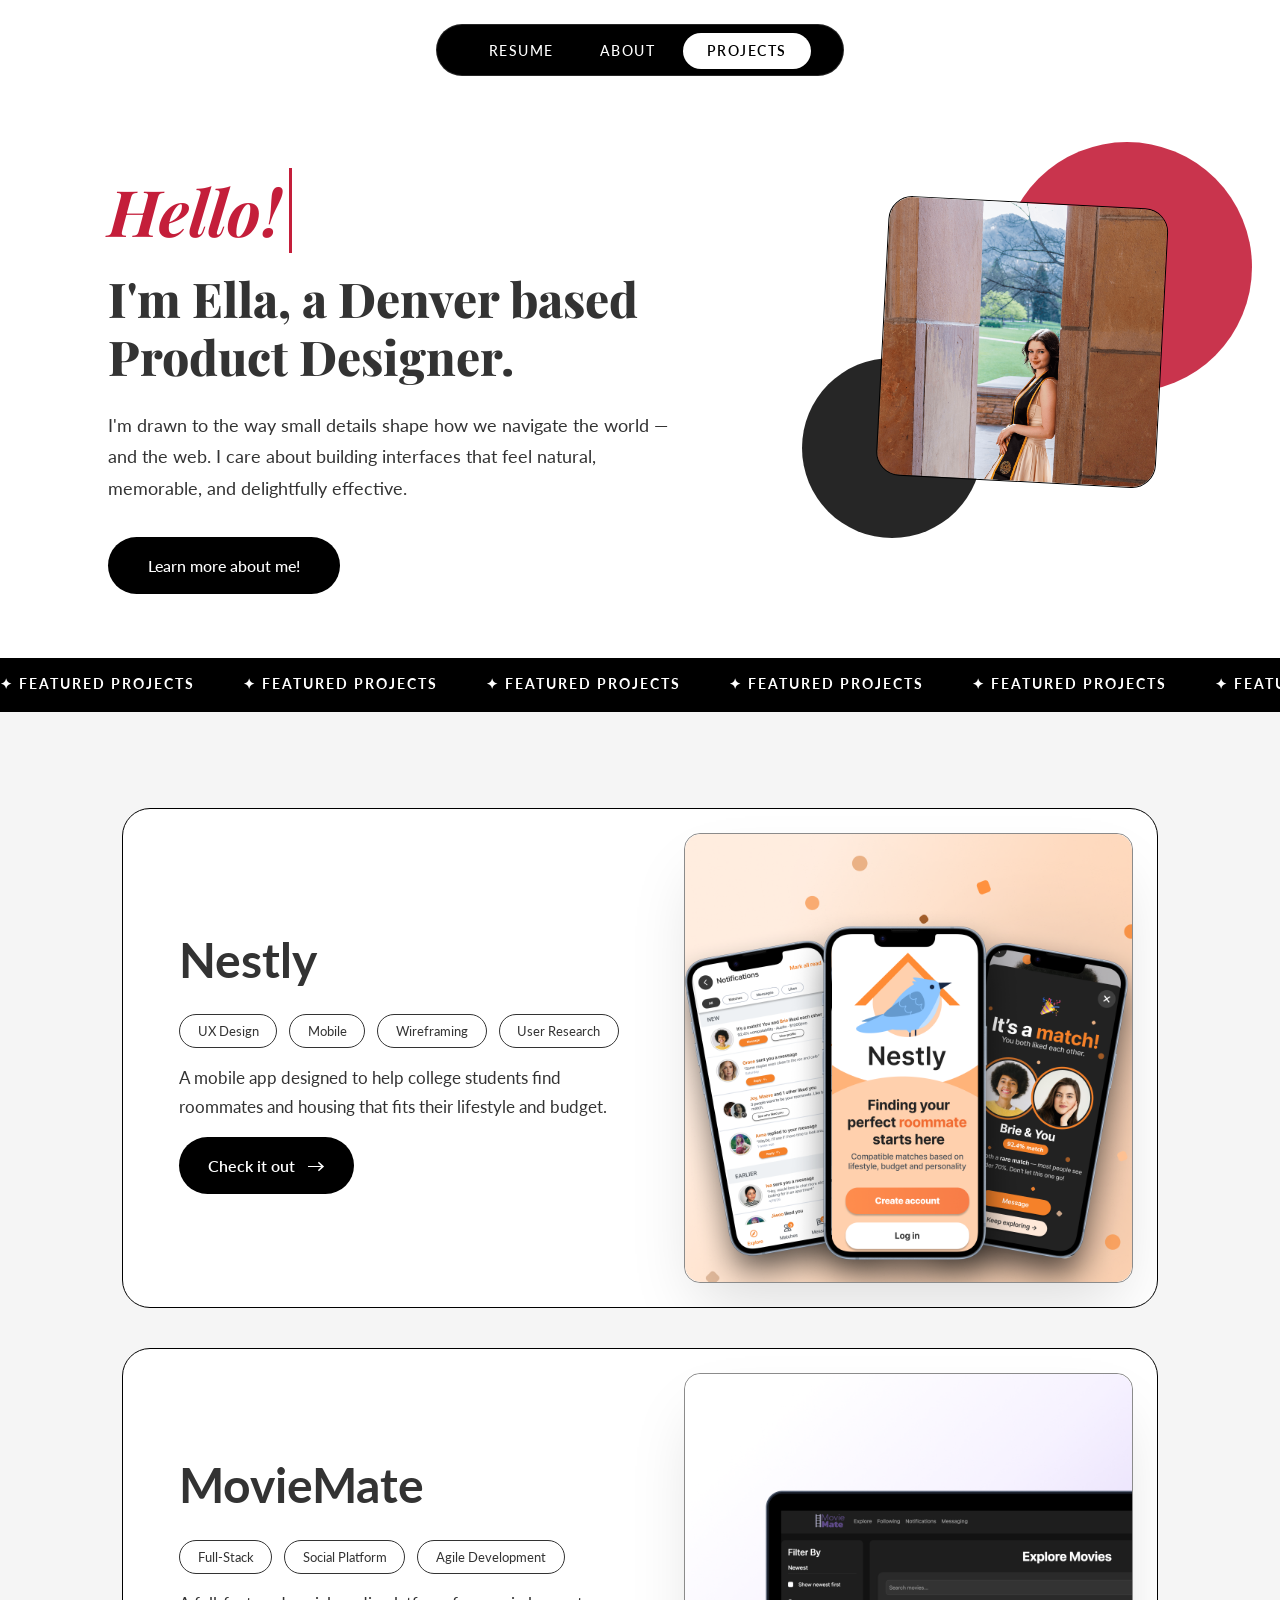
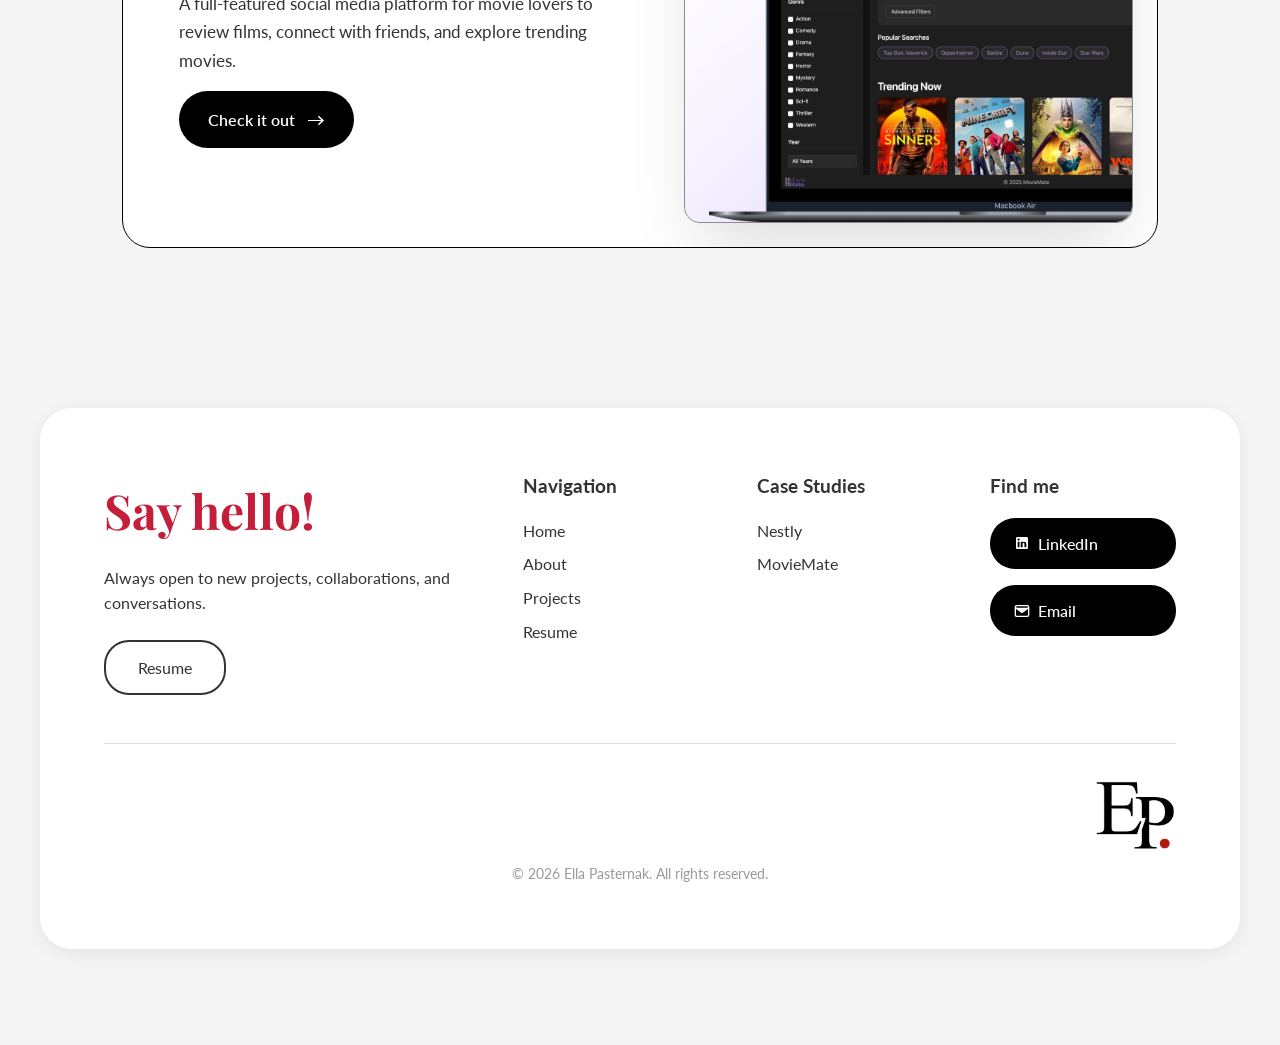
<file: index.html>
<!DOCTYPE html>
<html lang="en">
  <head> 
    <meta charset="UTF-8">
    <meta name="viewport" content="width=device-width, initial-scale=1.0">
    <title>Ella Pasternak - Product Designer</title>
    <link rel="stylesheet" href="styles.css">
    <link href="https://fonts.googleapis.com/css2?family=Material+Symbols+Outlined" rel="stylesheet">
    <link rel="preconnect" href="https://fonts.googleapis.com">
    <link rel="preconnect" href="https://fonts.gstatic.com" crossorigin>
    <link href="https://fonts.googleapis.com/css2?family=Dongle&family=Noto+Sans:ital,wght@0,100..900;1,100..900&family=Stack+Sans+Headline:wght@200..700&display=swap" rel="stylesheet">
    <link href="https://fonts.googleapis.com/css2?family=Nunito:ital,wght@0,200..1000;1,200..1000&display=swap" rel="stylesheet">
    <link href="https://fonts.googleapis.com/css2?family=Playfair+Display:ital,wght@0,400;0,700;1,400&family=Lato:wght@300;400;700&display=swap" rel="stylesheet">
  </head>
    
  <body class="ella-pasternak-home-page">
    <h2 class="visually-hidden">Home Page</h2>
    <nav class="top-nav" aria-label="Main Navigation">
        <h2 class="visually-hidden">Main Navigation</h2>
        <div class="nav-container">
            <div class="nav-logo">
                <img src="img/EPLogo.png" alt="Ella Pasternak Logo">
            </div>
            <ul class="nav-links">
                <li><a href="resume.html">Resume</a></li>
                <li><a href="about.html">About</a></li>
                <li><a href="projects.html">Projects</a></li>
            </ul>
        </div>
    </nav>

    <main id="main-content" class="content-wrapper">
        <section class="hero-home">
            <div class="hero-home-container">
                <div class="hero-text">
                    <h1>
                        <span class="typing-container">
                            <span class="typing-text"></span>
                        </span>
                    </h1>
                    <h2>I'm Ella, a Denver based Product Designer.</h2>
                    <p>I'm drawn to the way small details shape how we navigate the world — and the web. I care about building interfaces that feel natural, memorable, and delightfully effective.</p>
                    <a href="about.html" class="hero-btn">Learn more about me!</a>
                </div>
                <div class="hero-photo-container">
                    <div class="hero-photo-wrapper">
                        <img src="img/college_headshot.png" alt="Ella posing for college graduation" class="hero-profile-photo">
                    </div>
                    <div class="shape shape-1"></div>
                    <div class="shape shape-2"></div>
                </div>
            </div>
            <div class="case-studies-peek">
                <div class="peek-track">
                    <span>✦ FEATURED PROJECTS</span>
                    <span>✦ FEATURED PROJECTS</span>
                    <span>✦ FEATURED PROJECTS</span>
                    <span>✦ FEATURED PROJECTS</span>
                    <span>✦ FEATURED PROJECTS</span>
                    <span>✦ FEATURED PROJECTS</span>
                    <span>✦ FEATURED PROJECTS</span>
                    <span>✦ FEATURED PROJECTS</span>
                    <span>✦ FEATURED PROJECTS</span>
                    <span>✦ FEATURED PROJECTS</span>
                    <span>✦ FEATURED PROJECTS</span>
                    <span>✦ FEATURED PROJECTS</span>
                </div>
            </div>
        </section>

        <!-- Case Studies Section -->
        <section class="case-studies" id="case-studies">
            <div class="case-studies-grid">
                <div class="case-study-card">
                    <div class="case-study-content">
                        <h3>Nestly</h3>
                        <div class="case-study-tags">
                            <span class="case-study-tag">UX Design</span>
                            <span class="case-study-tag">Mobile</span>
                            <span class="case-study-tag">Wireframing</span>
                            <span class="case-study-tag">User Research</span>
                        </div>
                        <p>A mobile app designed to help college students find roommates and housing that fits their lifestyle and budget.</p>
                        <a href="Nestly.html" class="case-study-link">Check it out</a>
                    </div>
                     <div class="case-study-image-wrapper">
                        <div class="cs-browser-frame">
                            <div class="cs-browser-content">
                                <img src="img/Nestly thumbnail.png" alt="Preview of Nestly roommate app">
                            </div>
                        </div>
                    </div>
                </div>
                
                <div class="case-study-card">
                    <div class="case-study-content">
                        <h3>MovieMate</h3>
                        <div class="case-study-tags">
                            <span class="case-study-tag">Full-Stack</span>
                            <span class="case-study-tag">Social Platform</span>
                            <span class="case-study-tag">Agile Development</span>
                        </div>
                        <p>A full-featured social media platform for movie lovers to review films, connect with friends, and explore trending movies.</p>
                        <a href="Moviemate.html" class="case-study-link">Check it out</a>
                    </div>
                    <div class="case-study-image-wrapper">
                        <div class="cs-browser-frame">
                            <div class="cs-browser-content">
                                <img src="img/Moviematethumbnail.png" alt="Preview of MovieMate app">
                            </div>
                        </div>
                    </div>
                </div>
                <!-- 
                <div class="case-study-card">
                    <div class="case-study-image">Project 3</div>
                    <div class="case-study-content">
                        <h3>Project Name</h3>
                        <span class="case-study-tag">Product Design</span>
                        <p>Brief description of your third project. Showcase what makes this project unique and impactful.</p>
                        <a href="#" class="case-study-link">Check it out</a>
                    </div>
                </div>d
                -->
            </div>
        </section>
    </main>
        
  <!-- Footer -->
    <footer>
        <div class="footer-card">
            <div class="footer-container">
                <div class="footer-main">
                    <h2>Say hello!</h2>
                    <p>Always open to new projects, collaborations, and conversations.</p>
                    <a href="img/Ella_Pasternak_Product_Designer_Resume.pdf" class="resume-btn">Resume</a>
                </div>
                
                <div class="footer-section">
                    <h3>Navigation</h3>
                    <ul>
                        <li><a href="index.html">Home</a></li>
                        <li><a href="about.html">About</a></li>
                        <li><a href="projects.html">Projects</a></li>
                        <li><a href="img/Ella_Pasternak_Product_Designer_Resume.pdf">Resume</a></li>
                    </ul>
                </div>

                <div class="footer-section">
                    <h3>Case Studies</h3>
                    <ul>
                        <li><a href="Nestly.html">Nestly</a></li>
                        <li><a href="Moviemate.html">MovieMate</a></li>
                    </ul>
                </div>

                <div class="footer-section">
                    <h3>Find me</h3>
                    <div class="social-links">
                        <a href="https://www.linkedin.com/in/ella-pasternak" target="_blank" class="social-btn">
                            <svg width="16" height="16" viewBox="0 0 24 24" fill="currentColor">
                                <path d="M19 3a2 2 0 0 1 2 2v14a2 2 0 0 1-2 2H5a2 2 0 0 1-2-2V5a2 2 0 0 1 2-2h14m-.5 15.5v-5.3a3.26 3.26 0 0 0-3.26-3.26c-.85 0-1.84.52-2.32 1.3v-1.11h-2.79v8.37h2.79v-4.93c0-.77.62-1.4 1.39-1.4a1.4 1.4 0 0 1 1.4 1.4v4.93h2.79M6.88 8.56a1.68 1.68 0 0 0 1.68-1.68c0-.93-.75-1.69-1.68-1.69a1.69 1.69 0 0 0-1.69 1.69c0 .93.76 1.68 1.69 1.68m1.39 9.94v-8.37H5.5v8.37h2.77z"/>
                            </svg>
                            LinkedIn
                        </a>
                        <a href="mailto:hello@ellapasternak.com" class="social-btn">
                            <svg width="16" height="16" viewBox="0 0 24 24" fill="none" stroke="currentColor" stroke-width="2">
                                <rect x="2" y="4" width="20" height="16" rx="2"/>
                                <path d="M22 7l-10 7L2 7"/>
                            </svg>
                            Email
                        </a>
                    </div>
                </div>
            </div>
            
            <div class="footer-bottom">
                <div class="footer-logo">
                    <img src="img/EPLogo.png" alt="Ella Pasternak Logo">
                </div>
                <p>&copy; 2026 Ella Pasternak. All rights reserved.</p>
            </div>
        </div>
    </footer>
    <script>
        // Typing animation for multilingual hello
        (function() {
            const greetings = ['Hello!', 'Hola!', 'Bonjour!', 'Ciao!', 'Hallo!', '你好!', 'こんにちは!', 'Привет!'];
            let greetingIndex = 0;
            let charIndex = 0;
            let isDeleting = false;

            function initTyping() {
                const typingText = document.querySelector('.typing-text');

                if (typingText) {
                    console.log('Typing element found, starting animation...');
                    const typingSpeed = 150;
                    const deletingSpeed = 100;
                    const pauseBeforeDelete = 2000;
                    const pauseBeforeType = 500;

                    function type() {
                        const currentGreeting = greetings[greetingIndex];
                        
                        if (isDeleting) {
                            typingText.textContent = currentGreeting.substring(0, charIndex - 1);
                            charIndex--;
                        } else {
                            typingText.textContent = currentGreeting.substring(0, charIndex + 1);
                            charIndex++;
                        }

                        let timeoutDuration = isDeleting ? deletingSpeed : typingSpeed;

                        if (!isDeleting && charIndex === currentGreeting.length) {
                            timeoutDuration = pauseBeforeDelete;
                            isDeleting = true;
                        } else if (isDeleting && charIndex === 0) {
                            isDeleting = false;
                            greetingIndex = (greetingIndex + 1) % greetings.length;
                            timeoutDuration = pauseBeforeType;
                        }

                        setTimeout(type, timeoutDuration);
                    }

                    type();
                } else {
                    console.log('Typing element not found');
                }
            }

            // Initialize when DOM is ready
            if (document.readyState === 'loading') {
                document.addEventListener('DOMContentLoaded', initTyping);
            } else {
                initTyping();
            }
        })();

        // Smooth scrolling for navigation links
        document.addEventListener('DOMContentLoaded', function() {
            document.querySelectorAll('a[href^="#"]').forEach(anchor => {
                anchor.addEventListener('click', function (e) {
                    e.preventDefault();
                    const target = document.querySelector(this.getAttribute('href'));
                    if (target) {
                        target.scrollIntoView({
                            behavior: 'smooth',
                            block: 'start'
                        });
                    }
                });
            });

            // Scroll animations
            const observerOptions = {
                threshold: 0.1,
                rootMargin: '0px 0px -100px 0px'
            };

            const observer = new IntersectionObserver((entries) => {
                entries.forEach(entry => {
                    if (entry.isIntersecting) {
                        entry.target.classList.add('visible');
                    }
                });
            }, observerOptions);
        });
    </script>
  </body>
</html>
</file>
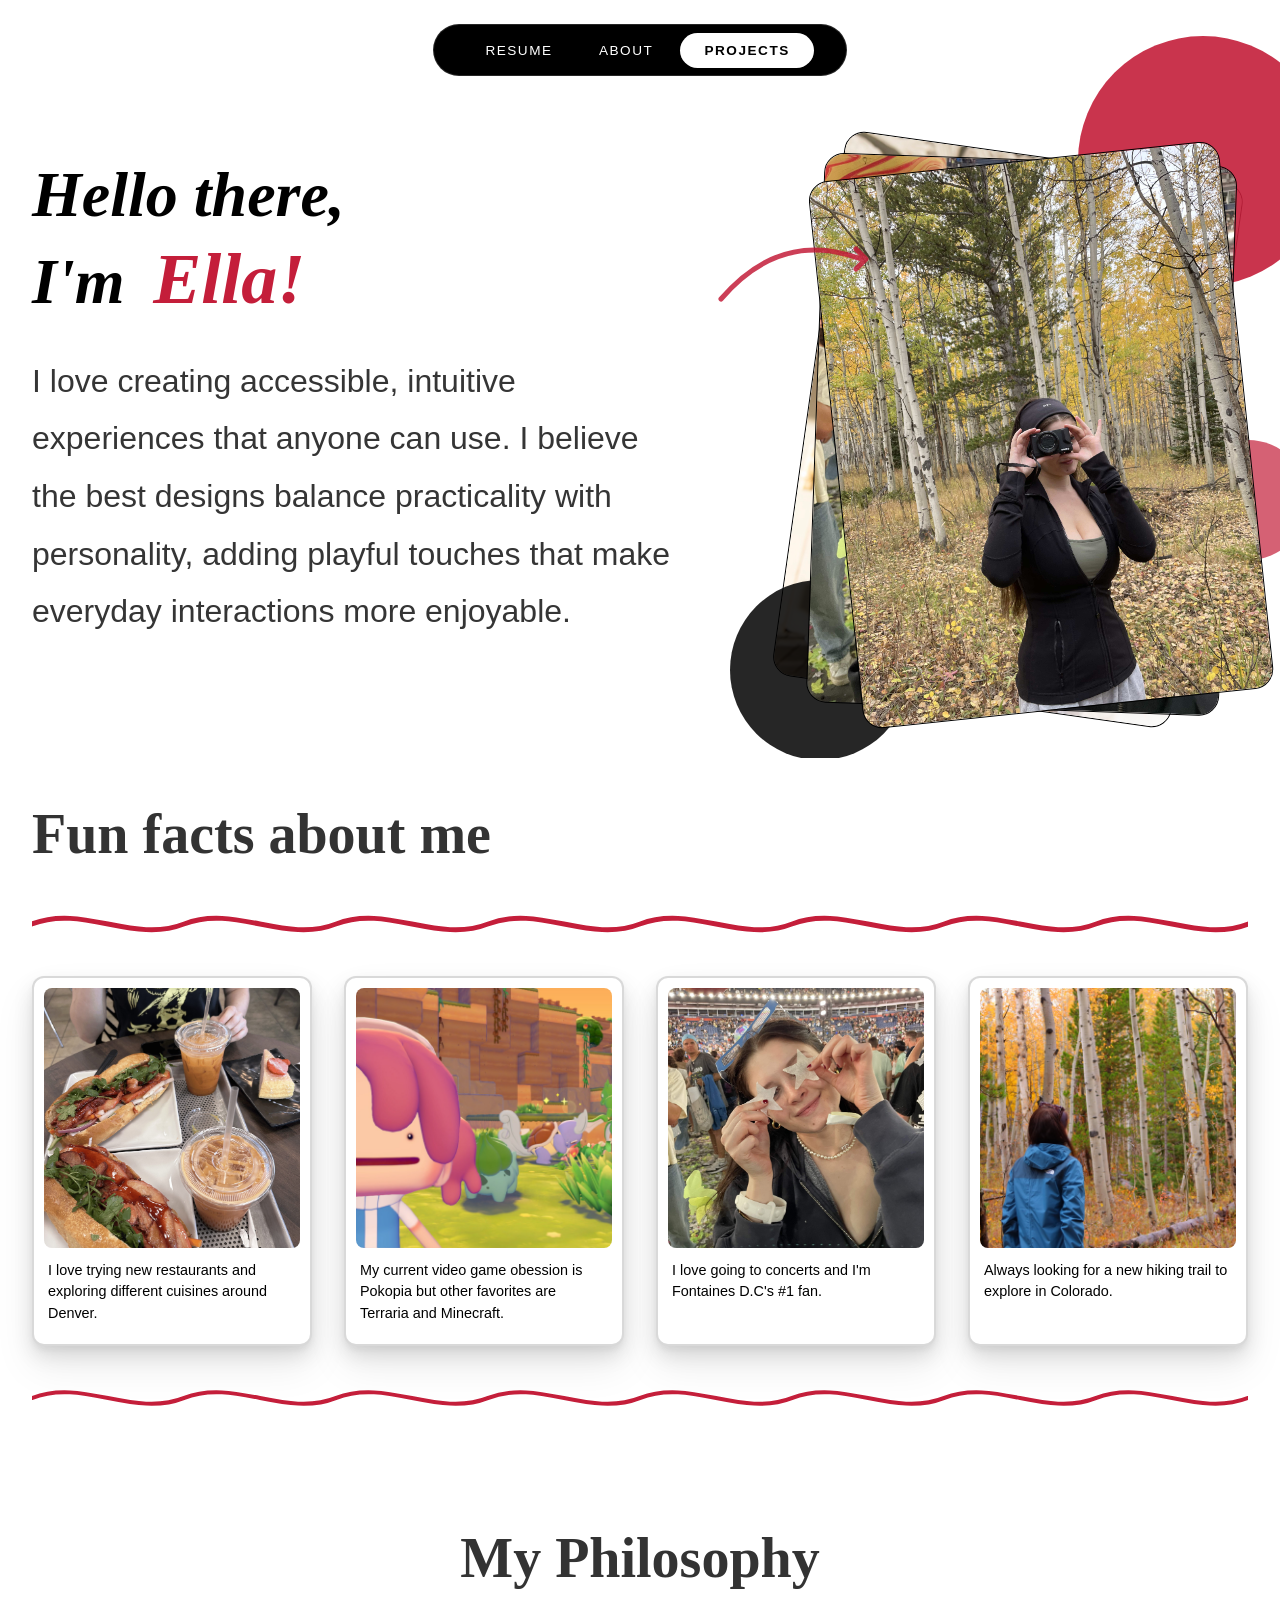
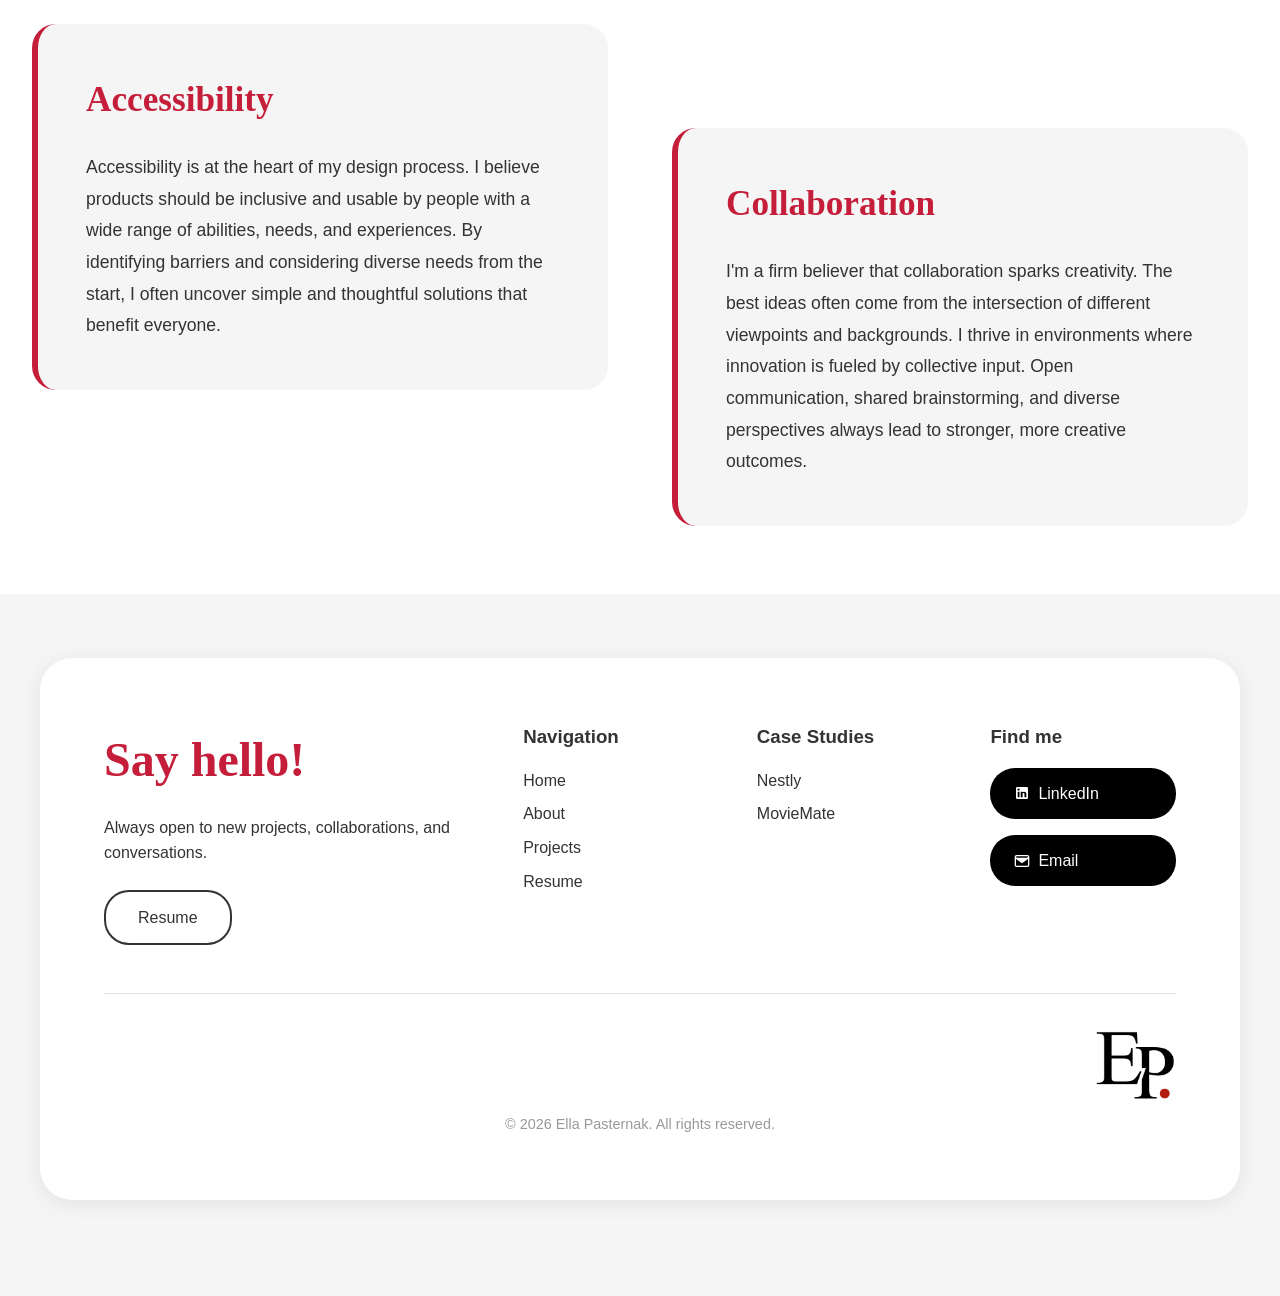
<file: about.html>
<!DOCTYPE html>
<html lang="en">
  <head> 
    <meta charset="UTF-8">
    <meta name="viewport" content="width=device-width, initial-scale=1.0">
    <title>"About - Ella Pasternak"</title>
    <link rel="stylesheet" href="styles.css">
    <link href="https://fonts.googleapis.com/css2?family=Material+Symbols+Outlined" rel="stylesheet">
    <link rel="preconnect" href="https://fonts.googleapis.com">
    <link rel="preconnect" href="https://fonts.gstatic.com" crossorigin>
    <link href="https://fonts.googleapis.com/css2?family=Dongle&family=Noto+Sans:ital,wght@0,100..900;1,100..900&family=Stack+Sans+Headline:wght@200..700&display=swap" rel="stylesheet">
    <link href="https://fonts.googleapis.com/css2?family=Nunito:ital,wght@0,200..1000;1,200..1000&display=swap" rel="stylesheet">
  </head>
    
  <body class="ella-pasternak-about-page">
    <h2 class="visually-hidden">About Page</h2>
    <nav class="top-nav" aria-label="Main Navigation">
        <h2 class="visually-hidden">Main Navigation</h2>
        <div class="nav-container">
            <div class="nav-logo">
                <img src="img/EPLogo.png" alt="Ella Pasternak Logo">
            </div>
            <ul class="nav-links">
                <li><a href="img/Ella_Pasternak_Product_Designer_Resume.pdf">Resume</a></li>
                <li><a href="about.html">About</a></li>
                <li><a href="projects.html">Projects</a></li>
            </ul>
        </div>
    </nav>

    <main id="main-content" class="content-wrapper">
         <!-- Hero Section -->
        <section class="about-hero">
            <div class="about-hero-container">
                <div class="hero-text">
                    <h1>
                        Hello there, <span class="name-text">I'm <span class="highlight-name">Ella!</span></span>
                    </h1>
                    <h2 class="hero-tagline">
                        I love creating accessible, intuitive experiences that anyone can use. I believe the best designs balance practicality with personality, adding playful touches that make everyday interactions more enjoyable.
                    </h2>
                </div>
                <svg class="curved-arrow" viewBox="0 0 200 100" fill="none" xmlns="http://www.w3.org/2000/svg">
                    <path d="M 20 80 Q 80 10 160 40" stroke="#C41E3A" stroke-width="5" fill="none" stroke-linecap="round"/>
                    <path d="M 155 30 L 165 40 L 155 50" stroke="#C41E3A" stroke-width="5" fill="none" stroke-linecap="round" stroke-linejoin="round"/>
                </svg>
                <div class="photo-container">
                    <div class="photo-stack">
                        <div class="photo-wrapper card-1">
                            <img src="img/me camera (1).jpg" class="profile-photo" alt="Ella with a camera">
                        </div>
                    
                        <div class="photo-wrapper card-2">
                            <img src="img/coldplay.jpeg" class="profile-photo" alt="Ella holding paper stars at coldplay concert">
                        </div>
                    
                        <div class="photo-wrapper card-3">
                            <img src="img/headshot Large.jpeg" class="profile-photo" alt="Ella posing in front of a wall for a professional photo.">
                        </div>
                    </div>
                    <div class="shape shape-1"></div>
                    <div class="shape shape-2"></div>
                    <div class="shape shape-3"></div>
                </div>
            </div>
        </section>   

        <!-- Fun Facts Image Grid -->
    <section class="fun-facts-section">
        <div class="fun-facts-container">
            <h2 class="fun-facts-title">Fun facts about me</h2>

            <!-- Top squiggle -->
            <svg class="squiggle squiggle-top" viewBox="0 0 1440 40" preserveAspectRatio="none" xmlns="http://www.w3.org/2000/svg">
                <path d="M0,20 C60,0 120,40 180,20 C240,0 300,40 360,20 C420,0 480,40 540,20 C600,0 660,40 720,20 C780,0 840,40 900,20 C960,0 1020,40 1080,20 C1140,0 1200,40 1260,20 C1320,0 1380,40 1440,20" stroke="#C41E3A" stroke-width="5" fill="none" stroke-linecap="round"/>
            </svg>

            <div class="image-grid">
                <div class="image-card">
                    <div class="polaroid">
                        <img class="card-image" src="img/Banh Mi.jpg" alt="Ella holding a bunch of jelly cat stuffed animals.">
                        <div class="card-content">
                            <p>I love trying new restaurants and exploring different cuisines around Denver.</p>
                        </div>
                    </div>
                </div>
                
                <div class="image-card">
                    <div class="polaroid">
                        <img class="card-image" src="img/pokopia.JPG" alt="Selfie of Ella's character on game Pokopia.">
                        <div class="card-content">
                            <p>My current video game obession is Pokopia but other favorites are Terraria and Minecraft.</p>
                        </div>
                    </div>
                </div>
                
                <div class="image-card">
                    <div class="polaroid">
                        <img class="card-image" src="img/coldplay.jpeg" alt="Ella holding up star confetti at a concert.">
                        <div class="card-content">
                            <p>I love going to concerts and I'm Fontaines D.C's #1 fan.</p>
                        </div>
                    </div>
                </div>
                
                <div class="image-card">
                    <div class="polaroid">
                        <img class="card-image" src="img/IMG_0110.JPG" alt="Ella looking at a bunch of aspen trees.">
                        <div class="card-content">
                            <p>Always looking for a new hiking trail to explore in Colorado.</p>
                        </div>
                    </div>
                </div>
            </div>

            <!-- Bottom squiggle -->
            <svg class="squiggle squiggle-bottom" viewBox="0 0 1440 40" preserveAspectRatio="none" xmlns="http://www.w3.org/2000/svg">
                <path d="M0,20 C60,0 120,40 180,20 C240,0 300,40 360,20 C420,0 480,40 540,20 C600,0 660,40 720,20 C780,0 840,40 900,20 C960,0 1020,40 1080,20 C1140,0 1200,40 1260,20 C1320,0 1380,40 1440,20" stroke="#C41E3A" stroke-width="4" fill="none" stroke-linecap="round"/>
            </svg>
        </div>
    </section>

        <!-- Philosophy Section -->
        <section class="offset-section">
            <div class="offset-container">
                <h2 class="philosophy-title">My Philosophy</h2>
                <div class="offset-grid">
                    <div class="offset-item">
                        <h3>Accessibility</h3>
                        <p>Accessibility is at the heart of my design process. I believe products should be inclusive and usable by people with a wide range of abilities, needs, and experiences. By identifying barriers and considering diverse needs from the start, I often uncover simple and thoughtful solutions that benefit everyone.</p>
                    </div>
                    <div class="offset-item">
                        <h3>Collaboration</h3>
                        <p>I'm a firm believer that collaboration sparks creativity. The best ideas often come from the intersection of different viewpoints and backgrounds. I thrive in environments where innovation is fueled by collective input. Open communication, shared brainstorming, and diverse perspectives always lead to stronger, more creative outcomes.</p>
                    </div>
                </div>
            </div>
        </section>
    </main>
        
    <!-- Footer -->
    <footer>
        <div class="footer-card">
            <div class="footer-container">
                <div class="footer-main">
                    <h2>Say hello!</h2>
                    <p>Always open to new projects, collaborations, and conversations.</p>
                    <a href="img/Ella_Pasternak_Product_Designer_Resume.pdf" class="resume-btn">Resume</a>
                </div>
                
                <div class="footer-section">
                    <h3>Navigation</h3>
                    <ul>
                        <li><a href="index.html">Home</a></li>
                        <li><a href="about.html">About</a></li>
                        <li><a href="projects.html">Projects</a></li>
                        <li><a href="img/Ella_Pasternak_Product_Designer_Resume.pdf">Resume</a></li>
                    </ul>
                </div>

                <div class="footer-section">
                    <h3>Case Studies</h3>
                    <ul>
                        <li><a href="Nestly.html">Nestly</a></li>
                        <li><a href="Moviemate.html">MovieMate</a></li>
                    </ul>
                </div>

                <div class="footer-section">
                    <h3>Find me</h3>
                    <div class="social-links">
                        <a href="https://www.linkedin.com/in/ella-pasternak" target="_blank" class="social-btn">
                            <svg width="16" height="16" viewBox="0 0 24 24" fill="currentColor">
                                <path d="M19 3a2 2 0 0 1 2 2v14a2 2 0 0 1-2 2H5a2 2 0 0 1-2-2V5a2 2 0 0 1 2-2h14m-.5 15.5v-5.3a3.26 3.26 0 0 0-3.26-3.26c-.85 0-1.84.52-2.32 1.3v-1.11h-2.79v8.37h2.79v-4.93c0-.77.62-1.4 1.39-1.4a1.4 1.4 0 0 1 1.4 1.4v4.93h2.79M6.88 8.56a1.68 1.68 0 0 0 1.68-1.68c0-.93-.75-1.69-1.68-1.69a1.69 1.69 0 0 0-1.69 1.69c0 .93.76 1.68 1.69 1.68m1.39 9.94v-8.37H5.5v8.37h2.77z"/>
                            </svg>
                            LinkedIn
                        </a>
                        <a href="mailto:hello@ellapasternak.com" class="social-btn">
                            <svg width="16" height="16" viewBox="0 0 24 24" fill="none" stroke="currentColor" stroke-width="2">
                                <rect x="2" y="4" width="20" height="16" rx="2"/>
                                <path d="M22 7l-10 7L2 7"/>
                            </svg>
                            Email
                        </a>
                    </div>
                </div>
            </div>
            
            <div class="footer-bottom">
                <div class="footer-logo">
                    <img src="img/EPLogo.png" alt="Ella Pasternak Logo">
                </div>
                <p>&copy; 2026 Ella Pasternak. All rights reserved.</p>
            </div>
        </div>
    </footer>
    <script src="script.js"></script>
  </body>
</html>
</file>
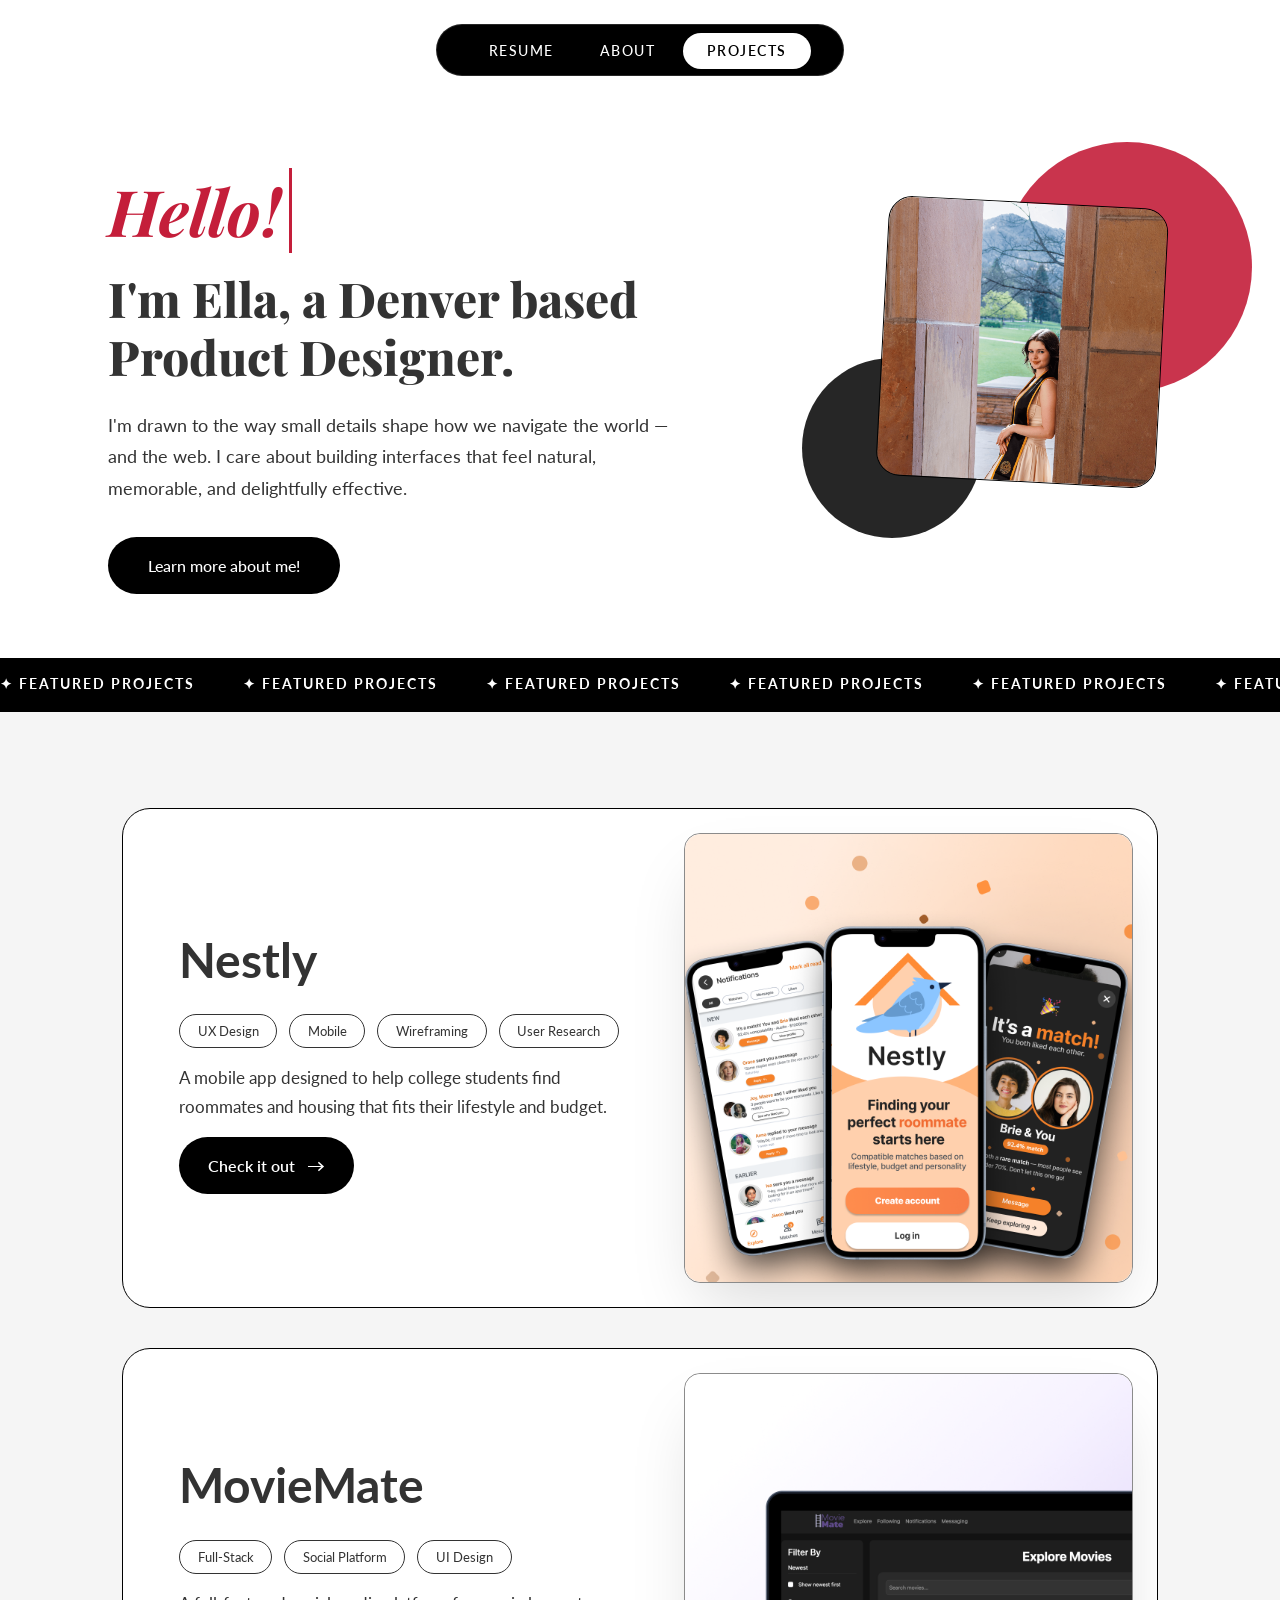
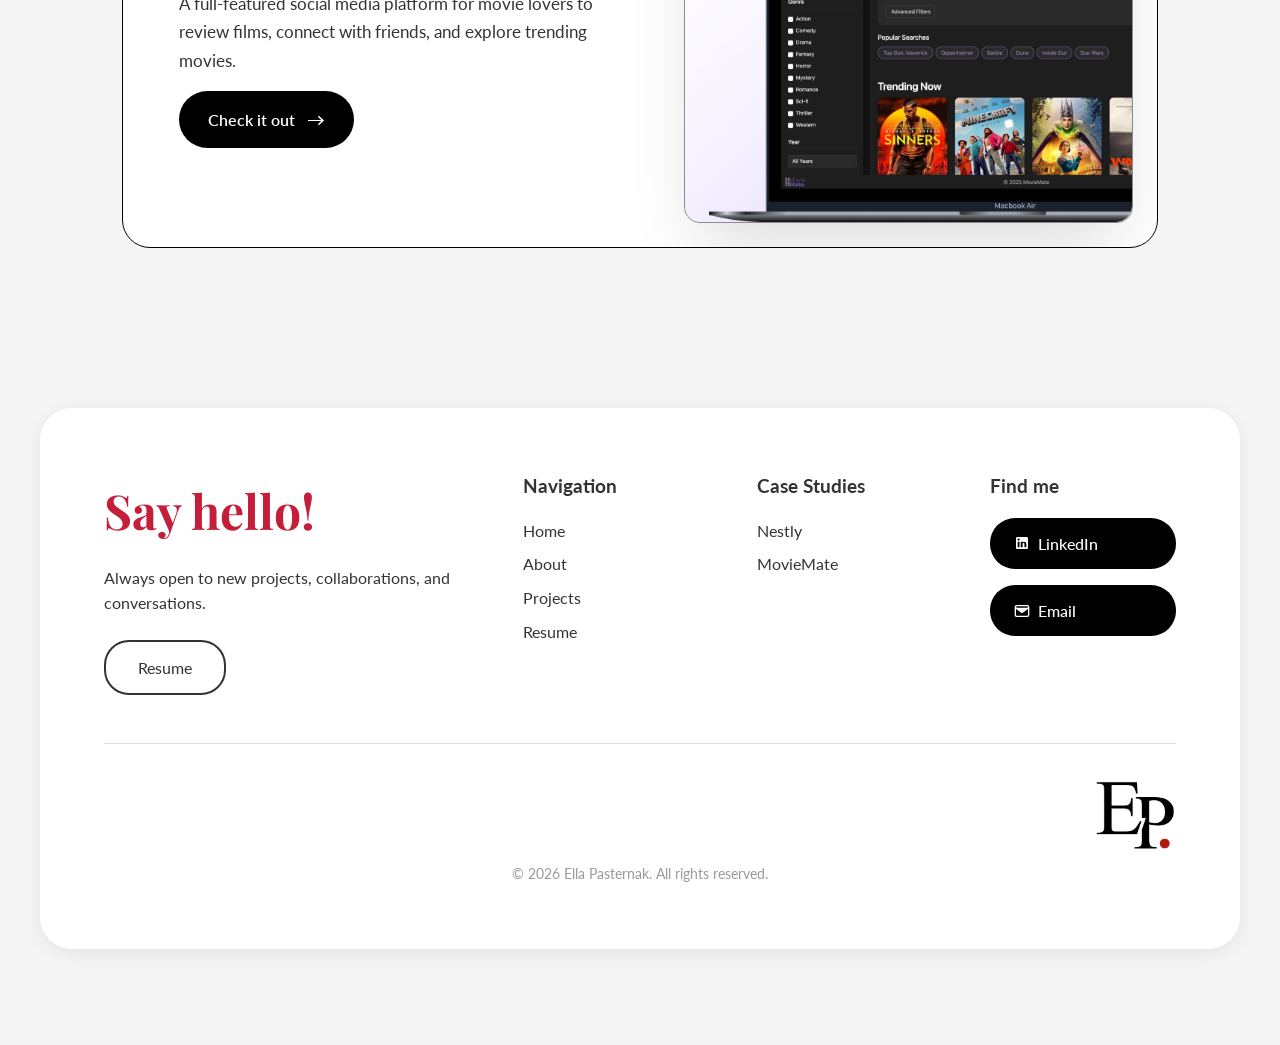
<file: home.html>
<!DOCTYPE html>
<html lang="en">
  <head> 
    <meta charset="UTF-8">
    <meta name="viewport" content="width=device-width, initial-scale=1.0">
    <title>Ella Pasternak - Product Designer</title>
    <link rel="stylesheet" href="styles.css">
    <link href="https://fonts.googleapis.com/css2?family=Material+Symbols+Outlined" rel="stylesheet">
    <link rel="preconnect" href="https://fonts.googleapis.com">
    <link rel="preconnect" href="https://fonts.gstatic.com" crossorigin>
    <link href="https://fonts.googleapis.com/css2?family=Dongle&family=Noto+Sans:ital,wght@0,100..900;1,100..900&family=Stack+Sans+Headline:wght@200..700&display=swap" rel="stylesheet">
    <link href="https://fonts.googleapis.com/css2?family=Nunito:ital,wght@0,200..1000;1,200..1000&display=swap" rel="stylesheet">
    <link href="https://fonts.googleapis.com/css2?family=Playfair+Display:ital,wght@0,400;0,700;1,400&family=Lato:wght@300;400;700&display=swap" rel="stylesheet">
  </head>
    
  <body class="ella-pasternak-home-page">
    <h2 class="visually-hidden">Home Page</h2>
    <nav class="top-nav" aria-label="Main Navigation">
        <h2 class="visually-hidden">Main Navigation</h2>
        <div class="nav-container">
            <div class="nav-logo">
                <img src="img/EPLogo.png" alt="Ella Pasternak Logo">
            </div>
            <ul class="nav-links">
                <li><a href="resume.html">Resume</a></li>
                <li><a href="about.html">About</a></li>
                <li><a href="projects.html">Projects</a></li>
            </ul>
        </div>
    </nav>

    <main id="main-content" class="content-wrapper">
        <section class="hero-home">
            <div class="hero-home-container">
                <div class="hero-text">
                    <h1>
                        <span class="typing-container">
                            <span class="typing-text"></span>
                        </span>
                    </h1>
                    <h2>I'm Ella, a Denver based Product Designer.</h2>
                    <p>I'm drawn to the way small details shape how we navigate the world — and the web. I care about building interfaces that feel natural, memorable, and delightfully effective.</p>
                    <a href="about.html" class="hero-btn">Learn more about me!</a>
                </div>
                <div class="hero-photo-container">
                    <div class="hero-photo-wrapper">
                        <img src="img/college_headshot.png" alt="Ella posing for college graduation" class="hero-profile-photo">
                    </div>
                    <div class="shape shape-1"></div>
                    <div class="shape shape-2"></div>
                </div>
            </div>
            <div class="case-studies-peek">
                <div class="peek-track">
                    <span>✦ FEATURED PROJECTS</span>
                    <span>✦ FEATURED PROJECTS</span>
                    <span>✦ FEATURED PROJECTS</span>
                    <span>✦ FEATURED PROJECTS</span>
                    <span>✦ FEATURED PROJECTS</span>
                    <span>✦ FEATURED PROJECTS</span>
                    <span>✦ FEATURED PROJECTS</span>
                    <span>✦ FEATURED PROJECTS</span>
                    <span>✦ FEATURED PROJECTS</span>
                    <span>✦ FEATURED PROJECTS</span>
                    <span>✦ FEATURED PROJECTS</span>
                    <span>✦ FEATURED PROJECTS</span>
                </div>
            </div>
        </section>

        <!-- Case Studies Section -->
        <section class="case-studies" id="case-studies">
            <div class="case-studies-grid">
                <div class="case-study-card">
                    <div class="case-study-content">
                        <h3>Nestly</h3>
                        <div class="case-study-tags">
                            <span class="case-study-tag">UX Design</span>
                            <span class="case-study-tag">Mobile</span>
                            <span class="case-study-tag">Wireframing</span>
                            <span class="case-study-tag">User Research</span>
                        </div>
                        <p>A mobile app designed to help college students find roommates and housing that fits their lifestyle and budget.</p>
                        <a href="Nestly.html" class="case-study-link">Check it out</a>
                    </div>
                     <div class="case-study-image-wrapper">
                        <div class="cs-browser-frame">
                            <div class="cs-browser-content">
                                <img src="img/Nestly thumbnail.png" alt="Preview of Nestly roommate app">
                            </div>
                        </div>
                    </div>
                </div>
                
                <div class="case-study-card">
                    <div class="case-study-content">
                        <h3>MovieMate</h3>
                        <div class="case-study-tags">
                            <span class="case-study-tag">Full-Stack</span>
                            <span class="case-study-tag">Social Platform</span>
                            <span class="case-study-tag">UI Design</span>
                        </div>
                        <p>A full-featured social media platform for movie lovers to review films, connect with friends, and explore trending movies.</p>
                        <a href="Moviemate.html" class="case-study-link">Check it out</a>
                    </div>
                    <div class="case-study-image-wrapper">
                        <div class="cs-browser-frame">
                            <div class="cs-browser-content">
                                <img src="/img/Moviemate thumbnail.png" alt="Preview of MovieMate app">
                            </div>
                        </div>
                    </div>
                </div>
                <!-- 
                <div class="case-study-card">
                    <div class="case-study-image">Project 3</div>
                    <div class="case-study-content">
                        <h3>Project Name</h3>
                        <span class="case-study-tag">Product Design</span>
                        <p>Brief description of your third project. Showcase what makes this project unique and impactful.</p>
                        <a href="#" class="case-study-link">Check it out</a>
                    </div>
                </div>d
                -->
            </div>
        </section>
    </main>
        
    <!-- Footer -->
    <footer>
        <div class="footer-card">
            <div class="footer-container">
                <div class="footer-main">
                    <h2>Say hello!</h2>
                    <p>Always open to new projects, collaborations, and conversations.</p>
                    <a href="resume.html" class="resume-btn">Resume</a>
                </div>
                
                <div class="footer-section">
                    <h3>Navigation</h3>
                    <ul>
                        <li><a href="index.html">Home</a></li>
                        <li><a href="about.html">About</a></li>
                        <li><a href="projects.html">Projects</a></li>
                        <li><a href="resume.html">Resume</a></li>
                    </ul>
                </div>

                <div class="footer-section">
                    <h3>Case Studies</h3>
                    <ul>
                        <li><a href="nestly.html">Nestly</a></li>
                        <li><a href="moviemate.html">MovieMate</a></li>
                    </ul>
                </div>

                <div class="footer-section">
                    <h3>Find me</h3>
                    <div class="social-links">
                        <a href="https://www.linkedin.com/in/ella-pasternak" target="_blank" class="social-btn">
                            <svg width="16" height="16" viewBox="0 0 24 24" fill="currentColor">
                                <path d="M19 3a2 2 0 0 1 2 2v14a2 2 0 0 1-2 2H5a2 2 0 0 1-2-2V5a2 2 0 0 1 2-2h14m-.5 15.5v-5.3a3.26 3.26 0 0 0-3.26-3.26c-.85 0-1.84.52-2.32 1.3v-1.11h-2.79v8.37h2.79v-4.93c0-.77.62-1.4 1.39-1.4a1.4 1.4 0 0 1 1.4 1.4v4.93h2.79M6.88 8.56a1.68 1.68 0 0 0 1.68-1.68c0-.93-.75-1.69-1.68-1.69a1.69 1.69 0 0 0-1.69 1.69c0 .93.76 1.68 1.69 1.68m1.39 9.94v-8.37H5.5v8.37h2.77z"/>
                            </svg>
                            LinkedIn
                        </a>
                        <a href="mailto:hello@ellapasternak.com" class="social-btn">
                            <svg width="16" height="16" viewBox="0 0 24 24" fill="none" stroke="currentColor" stroke-width="2">
                                <rect x="2" y="4" width="20" height="16" rx="2"/>
                                <path d="M22 7l-10 7L2 7"/>
                            </svg>
                            Email
                        </a>
                    </div>
                </div>
            </div>
            
            <div class="footer-bottom">
                <div class="footer-logo">
                    <img src="img/EPLogo.png" alt="Ella Pasternak Logo">
                </div>
                <p>&copy; 2026 Ella Pasternak. All rights reserved.</p>
            </div>
        </div>
    </footer>
    <script>
        // Typing animation for multilingual hello
        (function() {
            const greetings = ['Hello!', 'Hola!', 'Bonjour!', 'Ciao!', 'Hallo!', '你好!', 'こんにちは!', 'Привет!'];
            let greetingIndex = 0;
            let charIndex = 0;
            let isDeleting = false;

            function initTyping() {
                const typingText = document.querySelector('.typing-text');

                if (typingText) {
                    console.log('Typing element found, starting animation...');
                    const typingSpeed = 150;
                    const deletingSpeed = 100;
                    const pauseBeforeDelete = 2000;
                    const pauseBeforeType = 500;

                    function type() {
                        const currentGreeting = greetings[greetingIndex];
                        
                        if (isDeleting) {
                            typingText.textContent = currentGreeting.substring(0, charIndex - 1);
                            charIndex--;
                        } else {
                            typingText.textContent = currentGreeting.substring(0, charIndex + 1);
                            charIndex++;
                        }

                        let timeoutDuration = isDeleting ? deletingSpeed : typingSpeed;

                        if (!isDeleting && charIndex === currentGreeting.length) {
                            timeoutDuration = pauseBeforeDelete;
                            isDeleting = true;
                        } else if (isDeleting && charIndex === 0) {
                            isDeleting = false;
                            greetingIndex = (greetingIndex + 1) % greetings.length;
                            timeoutDuration = pauseBeforeType;
                        }

                        setTimeout(type, timeoutDuration);
                    }

                    type();
                } else {
                    console.log('Typing element not found');
                }
            }

            // Initialize when DOM is ready
            if (document.readyState === 'loading') {
                document.addEventListener('DOMContentLoaded', initTyping);
            } else {
                initTyping();
            }
        })();

        // Smooth scrolling for navigation links
        document.addEventListener('DOMContentLoaded', function() {
            document.querySelectorAll('a[href^="#"]').forEach(anchor => {
                anchor.addEventListener('click', function (e) {
                    e.preventDefault();
                    const target = document.querySelector(this.getAttribute('href'));
                    if (target) {
                        target.scrollIntoView({
                            behavior: 'smooth',
                            block: 'start'
                        });
                    }
                });
            });

            // Scroll animations
            const observerOptions = {
                threshold: 0.1,
                rootMargin: '0px 0px -100px 0px'
            };

            const observer = new IntersectionObserver((entries) => {
                entries.forEach(entry => {
                    if (entry.isIntersecting) {
                        entry.target.classList.add('visible');
                    }
                });
            }, observerOptions);
        });
    </script>
  </body>
</html>
</file>
<file: styles.css>
* {
    margin: 0;
    padding: 0;
    box-sizing: border-box;
}

:root {
    --primary-red: #C41E3A;
    --black: #000000;
    --white: #FFFFFF;
    --light-gray: #F5F5F5;
    --mid-gray: #E0E0E0;
    --text-gray: #333333;
}

html {
    scroll-behavior: smooth;
}

body {
    font-family: 'Lato', sans-serif;
    color: var(--text-gray);
    line-height: 1.6;
    background-color: var(--light-gray);
    overflow-x: hidden;
}

/* Visually hidden utility class */
.visually-hidden {
    position: absolute;
    width: 1px;
    height: 1px;
    margin: -1px;
    padding: 0;
    overflow: hidden;
    clip: rect(0, 0, 0, 0);
    border: 0;
}

/* Navigation */
nav,
.top-nav {
    background-color: transparent;
    padding: 1.5rem 0;
    position: fixed;
    top: 0;
    width: 100%;
    z-index: 1000;
    display: flex;
    justify-content: center;
    box-shadow: none;
}

.nav-container {
    background-color: var(--black);
    border: 1px solid rgba(255, 255, 255, 0.15);
    border-radius: 50px;
    padding: 0.75rem 2rem;
    display: flex;
    justify-content: center;
    align-items: center;
    gap: 0.5rem;
}

.nav-logo {
    display: none; /* hide logo to match the style */
}

.nav-links {
    display: flex;
    gap: 0.5rem;
    list-style: none;
    align-items: center;
}

.nav-links a {
    color: var(--white);
    text-decoration: none;
    font-size: 0.85rem;
    font-weight: 500;
    letter-spacing: 1.5px;
    text-transform: uppercase;
    padding: 0.5rem 1.2rem;
    border-radius: 50px;
    transition: all 0.3s ease;
}

.nav-links a:hover {
    color: var(--black);
    background-color: var(--white);
}

/* CTA button - last nav item */
.nav-links li:last-child a {
    background-color: var(--white);
    color: var(--black);
    font-weight: 600;
    padding: 0.6rem 1.5rem;
}

.nav-links li:last-child a:hover {
    background-color: var(--primary-red);
    color: var(--white);
}

/* Hero Section - Home Page */
.hero-home {
    background-color: var(--white);
    min-height: unset;
    display: flex;
    flex-direction: column;
    justify-content: flex-start;
    padding: 6rem 2rem 0;
    position: relative;
    margin-top: 0;
}

.hero-home-container {
    max-width: 1400px;
    margin: 0 auto;
    display: grid;
    grid-template-columns: 1.4fr 0.6fr; /* text left, photo right */
    gap: 4rem;
    align-items: center;
}

.hero-photo-container {
    position: relative;
    display: flex;
    justify-content: flex-start;
    align-items: center;
}

.hero-profile-photo {
    width: 280px;
    height: 280px;
    border-radius: 24px;
    object-fit: cover;
    object-position: top;
    border: 1px solid rgb(0, 0, 0);
}

.hero-photo-wrapper {
    position: relative;
}

.hero-text {
    padding: 0;
    max-width: 700px;
}

.hero-text h1 {
    font-family: 'Playfair Display', serif;
    font-size: 4rem;
    font-weight: 700; /* bold */
    font-style: italic;
    color: var(--primary-red);
    margin-bottom: 0.5rem;
}

.hero-text h2 {
    font-family: 'Playfair Display', serif;
    font-size: 3rem;
    font-weight: 800;
    color: var(--text-gray);
    margin-bottom: 1.5rem;
    line-height: 1.2;
}

.hero-text p {
    font-size: 1.1rem;
    line-height: 1.8;
    color: var(--text-gray);
    margin-bottom: 2rem;
    margin-left: 0;
    padding-left: 0;
    max-width: 560px;
}

/* Scrolling peek strip */
.case-studies-peek {
    width: 100vw;
    position: relative;
    left: 50%;
    margin-left: -50vw;
    background-color: var(--black);
    padding: 1rem 0;
    margin-top: 4rem;
    overflow: hidden;
}

.peek-track {
    display: flex;
    gap: 3rem;
    white-space: nowrap;
    animation: marquee 12s linear infinite;
    width: max-content;
    color: var(--white);
    font-size: 0.85rem;
    font-weight: 700;
    letter-spacing: 2px;
    text-transform: uppercase;
}

@keyframes marquee {
    from { transform: translateX(0); }
    to { transform: translateX(-50%); }
}

.typing-container {
    display: inline-block;
    color: var(--primary-red);
    font-style: italic;
    min-width: 300px;
}

.typing-text {
    border-right: 3px solid var(--primary-red);
    padding-right: 8px;
    animation: blink 0.7s step-end infinite;
}

@keyframes blink {
    from, to { border-color: transparent; }
    50% { border-color: var(--primary-red); }
}

.hero-photo-container {
    position: relative;
    display: flex;
    justify-content: center;
    align-items: center;
}

.hero-photo-wrapper {
    position: relative;
    z-index: 2;
    transform: rotate(3deg);
    transition: transform 0.3s ease;
}

.hero-photo-wrapper:hover {
    transform: rotate(0deg) scale(1.02);
}

.hero-btn {
    display: inline-block;
    padding: 1rem 2.5rem;
    background-color: var(--black);
    color: var(--white);
    text-decoration: none;
    border-radius: 30px;
    font-size: 1rem;
    font-weight: 500;
    transition: all 0.3s ease;
}

.hero-btn:hover {
    background-color: var(--primary-red);
    transform: translateY(-2px);
    box-shadow: 0 8px 20px rgba(196, 30, 58, 0.3);
}

/* Hero Section - About Page */
.hero {
    background-color: var(--white);
    padding: 12rem 2rem 8rem;
    margin-top: 0;
    text-align: center;
}

.about-hero {
    background-color: var(--white);
    padding: 6rem 2rem 3rem;
    margin-top: 0;
    position: relative;
    overflow: hidden;
}

.content-wrapper {
    margin-top: 0;
}

.about-hero-container {
    max-width: 1400px;
    margin: 0 auto;
    display: grid;
    grid-template-columns: 1.2fr 0.8fr;
    gap: 6rem;
    align-items: flex-start;
    position: relative;
}

.hero-text {
    padding-right: 2rem;
    padding-top: 4rem;
}

.about-hero h1 {
    font-family: 'Playfair Display', serif;
    font-size: 4rem; 
    margin-bottom: 2rem;
    line-height: 1.1;
    color:rgb(0, 0, 0);
}

.typing-container {
    display: inline-block;
    color: var(--primary-red);
    font-style: italic;
    min-width: 300px;
}

.typing-text {
    border-right: 3px solid var(--primary-red);
    padding-right: 8px;
    animation: blink 0.7s step-end infinite;
}

@keyframes blink {
    from, to { border-color: transparent; }
    50% { border-color: var(--primary-red); }
}

.about-hero h1 .name-text {
    color: var(--text-black);
    display: block;
    margin-top: 0.5rem;
}

.highlight-name {
   color: var(--primary-red);
    font-style: italic;
    font-weight: 900;
    font-size: 4.5rem;
    padding: 0.1rem 0.8rem;
    border-radius: 50px;
    display: inline-block;
}

.photo-container {
    position: relative;
    display: flex;
    justify-content: flex-end;
    align-items: center;
    padding-top: 4rem;
}

.photo-wrapper {
    position: relative;
    z-index: 2;
    transform: rotate(3deg);
    transition: transform 0.3s ease;
}

.photo-wrapper:hover {
    transform: rotate(0deg) scale(1.02);
}

.profile-photo {
    width: 100%;
    max-width: 450px;
    height: 550px;
    border-radius: 20px;
    object-fit: cover;
    border: 1px solid rgb(0, 0, 0);
}

.photo-stack {
    position: relative;
    width: 100%;
    max-width: 450px;   
    height: 550px;      
}

.photo-stack .photo-wrapper {
    position: absolute;
    top: 0;
    right: 0;
    transition: transform 0.6s ease, z-index 0.6s ease;
}

.curved-arrow {
    position: absolute;
    width: 200px;
    left: 55%; /* sits in the gap between text and photos */
    top: 20%;
    z-index: 10;
    opacity: 0.85;
}

@keyframes bounce {
    0%, 100% { transform: translateY(0) rotate(-15deg); }
    50% { transform: translateY(-8px) rotate(-15deg); }
}

/* Splayed starting layout */
.card-1 { transform: rotate(-6deg) translateX(0); z-index: 3; }
.card-2 { transform: rotate(2deg) translateX(-20px); z-index: 2; }
.card-3 { transform: rotate(8deg) translateX(-40px); z-index: 1; }

/* Decorative shapes */
.shape {
    position: absolute;
    border-radius: 50%;
    z-index: 1;
}

.shape-1 {
    width: 250px;
    height: 250px;
    background-color: var(--primary-red);
    top: -60px;
    right: -80px;
    opacity: 0.9;
    animation: float 6s ease-in-out infinite;
}

.shape-2 {
    width: 180px;
    height: 180px;
    background-color: var(--black);
    bottom: -50px;
    left: -70px;
    opacity: 0.85;
    animation: float 8s ease-in-out infinite reverse;
}

.shape-3 {
    width: 120px;
    height: 120px;
    background-color: var(--primary-red);
    bottom: 150px;
    right: -60px;
    opacity: 0.7;
    animation: float 7s ease-in-out infinite;
}

@keyframes float {
    0%, 100% { transform: translateY(0px); }
    50% { transform: translateY(-20px); }
}

/* Diagonal Section - About Me */
.about-section {
    background-color: var(--white);
    padding: 2rem 2rem 6rem;
}

.about-cards {
    max-width: 1400px;
    margin: 0 auto;
    display: grid;
    grid-template-columns: 1fr 1fr;
    gap: 2rem;
}

.about-card {
    background-color: var(--light-gray);
    padding: 3rem;
    border-radius: 24px;
    border-top: 4px solid var(--primary-red);
}

.about-card h3 {
    font-family: 'Playfair Display', serif;
    font-size: 1.8rem;
    color: var(--primary-red);
    margin-bottom: 1rem;
}

.about-card p {
    font-size: 1.1rem;
    line-height: 1.8;
    color: var(--text-gray);
}

.sticky-title {
    position: sticky;
    top: 120px;
}

.sticky-title h2 {
    font-family: 'Playfair Display', serif;
    font-size: 3.5rem;
    color: var(--text-gray);
    line-height: 1.2;
}

.hero-text .hero-tagline {
    font-family: 'Lato', sans-serif;
    font-size: 2rem;
    font-weight: 400;
    color: rgb(53, 53, 53);
    line-height: 1.8;
    margin-top: 1.5rem;
    max-width: 800px;
}

.content-blocks {
    display: flex;
    flex-direction: column;
    gap: 3rem;
}

.content-block {
    background-color: var(--white);
    padding: 3rem;
    border-radius: 24px;
    box-shadow: 0 8px 30px rgba(0, 0, 0, 0.08);
    transform: translateX(50px);
    opacity: 0;
    transition: all 0.6s ease-out;
}

.content-block.visible {
    transform: translateX(0);
    opacity: 1;
}

.content-block h3 {
    font-family: 'Playfair Display', serif;
    font-size: 1.8rem;
    color: var(--primary-red);
    margin-bottom: 1rem;
}

.content-block p {
    font-size: 1.1rem;
    line-height: 1.8;
    color: var(--text-gray);
}

/* Image Grid Section - Fun Facts */
.fun-facts-section {
    background-color: var(--white);
    padding: 2rem 2rem 4rem;
    border-top: none;
    border-bottom: none;
}

.fun-facts-title {
    font-family: 'Playfair Display', serif;
    font-size: 3.5rem;
    color: var(--text-gray); /* back to dark since background is now white */
    margin-bottom: 1.5rem;
    text-align: left;
}

.squiggle {
    width: 100%;
    height: 40px;
    display: block;
}

.squiggle-top {
    margin-bottom: 2rem;
}

.squiggle-bottom {
    margin-top: 2rem;
}

/* also update card text back to dark */
.card-content p {
    color: var(--black);
    font-size: 0.9rem;
    line-height: 1.5;
}


.image-grid {
    display: grid;
    grid-template-columns: repeat(4, 1fr);
    gap: 2rem;
    align-items: stretch; /* makes all cards same height */
}

.image-card {
    background: transparent;
    border-radius: 0;
    box-shadow: none;
    display: flex; /* needed for stretch to work */
}

.polaroid {
    background: var(--white);
    border: 2px solid rgba(0, 0, 0, 0.15); /* softer border */
    border-radius: 12px; /* soft corners */
    padding: 10px 10px 20px 10px;
    box-shadow: 
        0 4px 6px rgba(0, 0, 0, 0.05),
        0 10px 20px rgba(0, 0, 0, 0.1),
        0 20px 40px rgba(0, 0, 0, 0.08); /* subtle gradient-like shadow */
    display: flex;
    flex-direction: column;
    width: 100%;
    flex: 1; /* stretch to full height */
}

.card-image {
    width: 100%;
    height: 260px;
    object-fit: cover;
    display: block;
    border: none;
    border-radius: 8px; /* soft corners on image too */
}

.card-content {
    padding: 0.75rem 0.25rem 0;
    flex: 1; /* pushes content to fill remaining space */
}



.image-card:hover {
    transform: translateY(-6px);
    box-shadow: none;
}

.image-card:nth-child(1),
.image-card:nth-child(4) {
    grid-column: span 1;
}

/* Offset Two Column - Philosophy */
.offset-section {
    background-color: var(--white);
    padding: 8rem 2rem;
    padding-top: 2rem;
}

.offset-container {
    max-width: 1400px;
    margin: 0 auto;
}

.philosophy-title {
    font-family: 'Playfair Display', serif;
    font-size: 3.5rem;
    color: var(--text-gray);
    margin-bottom: 4rem;
    text-align: center;
}

.offset-grid {
    display: grid;
    grid-template-columns: 1fr 1fr;
    gap: 4rem;
    align-items: center;
}

.offset-item {
    background-color: var(--light-gray);
    padding: 3rem;
    border-radius: 24px;
    border-left: 6px solid var(--primary-red);
}

.offset-item:first-child {
    transform: translateY(-60px);
}

.offset-item:last-child {
    transform: translateY(60px);
}

.offset-item h3 {
    font-family: 'Playfair Display', serif;
    font-size: 2.2rem;
    color: var(--primary-red);
    margin-bottom: 1.5rem;
}

.offset-item p {
    font-size: 1.1rem;
    line-height: 1.8;
    color: var(--text-gray);
}

/* Case Studies (for home page) */

.case-studies {
    max-width: 1100px;
    margin: 0 auto;
    padding: 6rem 2rem;
}

.case-studies-grid {
    display: flex;
    flex-direction: column;
    gap: 2.5rem;
}

.case-study-card {
    background-color: var(--white);
    border: 1px solid rgb(0, 0, 0);
    border-radius: 28px;
    overflow: hidden;
    cursor: pointer;
    display: flex; /* change from grid to flex */
    flex-direction: row;
    height: 500px;
    padding: 1.5rem;
    gap: 1.5rem;
    transition: transform 0.3s ease, box-shadow 0.3s ease;
}

.case-study-content {
    display: flex;
    flex-direction: column;
    justify-content: space-between; /* spreads title, tags, button evenly */
    align-items: flex-start;
    gap: 2rem;
    flex: 1; /* takes up remaining space */
    height: 100%;
    padding: 2rem;
    order: 1;
}

.case-study-content h3 {
    font-size: 3rem;
}

.case-study-card:hover {
    transform: translateY(-6px);
    box-shadow: 0 12px 40px rgba(0,0,0,0.08);
}


.case-study-image-wrapper {
    flex: 1;
    display: flex;
    align-items: stretch; /* stretch instead of center */
    justify-content: center;
    order: 2;
    padding: 0;
}

.cs-browser-frame {
    border-radius: 1rem;
    overflow: hidden;
    position: relative;
    width: 100%;
    height: 100%;
    padding: 0;
    background-color: #ffffff; 
    border: 1px solid rgb(139, 139, 139); 
    box-shadow:
        inset 0 1px 0 0 rgba(255,255,255,0.1),
        0 2rem 4rem -1rem rgba(0,0,0,0.15);
}

.case-study-card:hover .cs-browser-frame {
    transform: translateY(-4px);
}

.cs-browser-content {
    width: 100%;
    height: 100%;
}

.cs-browser-content img {
    width: 100%;
    height: 100%;
    object-fit: cover;
    object-position: top; /* anchors to top so important content isn't cropped */
    display: block;
    border-radius: 1rem;
}

.case-study-content {
    display: flex;
    flex-direction: column;
    justify-content: center; /* change from space-between to center */
    align-items: flex-start;
    gap: 1rem; /* reduce gap to bring elements closer */
    flex: 1;
    height: 100%;
    padding: 2rem;
    order: 1;
}

.case-study-content p {
    color: var(--text-gray);
    line-height: 1.7;
    font-size: 1.05rem;
    margin: 0;
}

.case-study-tags {
    display: flex;
    flex-wrap: wrap;
    gap: 0.75rem;
}

.case-study-tag {
    padding: 0.35rem 1.1rem;
    border: 1px solid var(--text-gray);
    font-size: 0.8rem;
    border-radius: 999px;
}

.case-study-link {
    display: inline-flex;
    align-items: center;
    gap: 0.75rem;
    background-color: var(--black);
    color: var(--white);
    text-decoration: none;
    padding: 0.9rem 1.8rem;
    border-radius: 50px;
    font-weight: 600;
    font-size: 1rem;
    transition: background-color 0.3s ease, gap 0.3s ease;
    align-self: flex-start;
}

.case-study-link:hover {
    gap: 1rem;
    background-color: var(--primary-red);
}

.case-study-link::after {
    content: '→';
    font-size: 1.1rem;
}

/* Footer */
footer {
    background-color: var(--light-gray);
    padding: 4rem 2rem 6rem;
}

.footer-card {
    max-width: 1200px;
    margin: 0 auto;
    background-color: var(--white);
    border-radius: 32px;
    padding: 4rem;
    box-shadow: 0 4px 20px rgba(0, 0, 0, 0.08);
}

.footer-logo img {
    height: 80px;
    width: auto; 
    border-radius: 0; 
    object-fit: contain;    
}

.footer-container {
    display: grid;
    grid-template-columns: 2fr 1fr 1fr 1fr;
    gap: 3rem;
}

.footer-main h2 {
    font-family: 'Playfair Display', serif;
    font-size: 3rem;
    color: var(--primary-red);
    margin-bottom: 1rem;
}

.footer-main p {
    margin-bottom: 1.5rem;
    color: var(--text-gray);
}

.footer-main .resume-btn {
    display: inline-block;
    padding: 0.8rem 2rem;
    border: 2px solid var(--text-gray);
    border-radius: 25px;
    text-decoration: none;
    color: var(--text-gray);
    transition: all 0.3s ease;
}

.footer-main .resume-btn:hover {
    background-color: var(--text-gray);
    color: var(--white);
}

.footer-section h3 {
    font-weight: 700;
    margin-bottom: 1rem;
    color: var(--text-gray);
}

.footer-section ul {
    list-style: none;
}

.footer-section ul li {
    margin-bottom: 0.5rem;
}

.footer-section a {
    color: var(--text-gray);
    text-decoration: none;
    transition: color 0.3s ease;
}

.footer-section a:hover {
    color: var(--primary-red);
}

.social-links {
    display: flex;
    flex-direction: column;
    gap: 1rem;
}

.social-btn {
    display: flex;
    align-items: center;
    gap: 0.5rem;
    padding: 0.8rem 1.5rem;
    background-color: var(--black);
    color: var(--white) !important;
    text-decoration: none;
    border-radius: 25px;
    transition: all 0.3s ease;
    font-weight: 500;
}

.social-btn:hover {
    background-color: var(--primary-red);
    color: var(--white) !important;
    transform: translateX(5px);
    box-shadow: 0 4px 12px rgba(196, 30, 58, 0.4);
}

.social-btn svg {
    flex-shrink: 0;
    color: var(--white);
}

.social-btn svg path {
    fill: currentColor;
}

.social-btn svg rect,
.social-btn svg line {
    stroke: currentColor;
    fill: none;
}

.footer-logo {
    text-align: right;
}

.footer-logo-text {
    font-family: 'Playfair Display', serif;
    font-size: 4rem;
    color: var(--text-gray);
    font-weight: 700;
}

.footer-bottom {
    margin-top: 3rem;
    padding-top: 2rem;
    border-top: 1px solid var(--mid-gray);
    text-align: center;
    color: #999;
    font-size: 0.9rem;
}

/* Animations */
@keyframes fadeInUp {
    from {
        opacity: 0;
        transform: translateY(30px);
    }
    to {
        opacity: 1;
        transform: translateY(0);
    }
}

/* Responsive */
@media (max-width: 1200px) {
    .hero-home-container,
    .about-hero-container,
    .diagonal-content,
    .offset-grid {
        grid-template-columns: 1fr;
        gap: 3rem;
    }

    .hero-photo-container,
    .photo-container {
        order: -1;
        justify-content: center;
    }

    .offset-item:first-child,
    .offset-item:last-child {
        transform: translateY(0);
    }

    .image-grid {
        grid-template-columns: repeat(2, 1fr);
    }

    .image-card:nth-child(1),
    .image-card:nth-child(4) {
        grid-column: span 1;
    }
}

@media (max-width: 968px) {
    .nav-links {
        gap: 1rem;
    }

    .hero-text h1,
    .about-hero h1 {
        font-size: 4rem;
    }

    .hero h1 {
        font-size: 3rem;
    }

    .hero h2 {
        font-size: 1.5rem;
    }

    .sticky-title h2,
    .fun-facts-title,
    .philosophy-title {
        font-size: 2.5rem;
    }

    .case-studies-grid {
        grid-template-columns: 1fr;
    }

    .footer-container {
        grid-template-columns: 1fr;
    }

    .footer-card {
        padding: 3rem 2rem;
        border-radius: 24px;
    }

    .footer-logo {
        text-align: left;
    }
}

@media (max-width: 640px) {
    .nav-links {
        font-size: 0.85rem;
        gap: 0.8rem;
    }

    .logo {
        font-size: 1.2rem;
    }

    .hero-text h1,
    .about-hero h1 {
        font-size: 2.5rem;
    }

    .hero h1 {
        font-size: 2.5rem;
    }

    .typing-container {
        min-width: 200px;
    }

    .image-grid {
        grid-template-columns: 1fr;
    }

    .section-title {
        font-size: 2rem;
    }

    .footer-main h2 {
        font-size: 2rem;
    }

    .footer-logo-text {
        font-size: 3rem;
    }

    .footer-card {
        padding: 2.5rem 1.5rem;
    }

    .profile-photo,
    .hero-profile-photo {
        max-width: 350px;
        height: 450px;
    }
}

/* Projects Page */
.projects-hero {
    background: linear-gradient(135deg, #f8f9fa 0%, #ffffff 100%);
    padding: 6rem 2rem 4rem;
    text-align: center;
    position: relative;
    overflow: hidden;
}

.projects-hero-content {
    max-width: 800px;
    margin: 0 auto;
    position: relative;
    z-index: 2;
}

.projects-hero h1 {
    font-family: 'Playfair Display', serif;
    font-size: 4rem;
    color: var(--text-gray);
    margin-bottom: 1.5rem;
    margin-top: 0;
}

.projects-hero p {
    font-family: 'Inter', sans-serif;
    font-size: 1.1rem;
    color: #666;
    line-height: 1.8;
    margin: 0;
}

/* Floating Circles */
.floating-circle {
    position: absolute;
    border-radius: 50%;
    background: rgba(196, 30, 58, 0.08);
    animation: float 6s ease-in-out infinite;
    z-index: 1;
}

.circle-1 {
    width: 200px;
    height: 200px;
    top: 10%;
    left: 5%;
    animation-delay: 0s;
}

.circle-2 {
    width: 150px;
    height: 150px;
    top: 50%;
    right: 10%;
    animation-delay: 1s;
}

.circle-3 {
    width: 120px;
    height: 120px;
    top: 20%;
    right: 15%;
    animation-delay: 2s;
}

.circle-4 {
    width: 180px;
    height: 180px;
    bottom: 10%;
    left: 15%;
    animation-delay: 1.5s;
}

.circle-5 {
    width: 100px;
    height: 100px;
    bottom: 20%;
    right: 5%;
    animation-delay: 0.5s;
}

@keyframes float {
    0%, 100% {
        transform: translateY(0px);
    }
    50% {
        transform: translateY(-20px);
    }
}

/* Projects Section */
.projects-section {
    padding: 4rem 2rem;
    background: var(--white);
}

.projects-grid {
    display: grid;
    grid-template-columns: repeat(auto-fit, minmax(350px, 1fr));
    gap: 2.5rem;
    max-width: 1200px;
    margin: 0 auto;
}

.project-card {
    background: var(--white);
    border: 1px solid #e0e0e0;
    border-radius: 16px;
    overflow: hidden;
    text-decoration: none;
    transition: all 0.3s ease;
    display: flex;
    flex-direction: column;
    height: 100%;
    box-shadow: 0 2px 8px rgba(0, 0, 0, 0.08);
}

.project-card:hover {
    transform: translateY(-8px);
    box-shadow: 0 12px 24px rgba(0, 0, 0, 0.15);
    border-color: var(--primary-red);
}

.project-card-image {
    width: 100%;
    height: 280px;
    overflow: hidden;
    background: #f5f5f5;
}

.project-card-image img {
    width: 100%;
    height: 100%;
    object-fit: cover;
    transition: transform 0.3s ease;
}

.project-card:hover .project-card-image img {
    transform: scale(1.05);
}

.project-card-content {
    padding: 2rem;
    display: flex;
    flex-direction: column;
    gap: 0.75rem;
    flex-grow: 1;
}

.project-card h3 {
    font-family: 'Playfair Display', serif;
    font-size: 1.8rem;
    color: var(--text-gray);
    margin: 0;
}

.project-type {
    color: var(--primary-red);
    font-size: 0.9rem;
    font-weight: 600;
    text-transform: uppercase;
    letter-spacing: 0.5px;
    margin: 0;
}

.project-description {
    color: #666;
    font-size: 0.95rem;
    line-height: 1.6;
    margin: 0;
    flex-grow: 1;
}

/* Responsive */
@media (max-width: 968px) {
    .projects-hero {
        padding: 4rem 2rem 3rem;
    }

    .projects-hero h1 {
        font-size: 2.5rem;
    }

    .projects-grid {
        grid-template-columns: 1fr;
    }

    .circle-1, .circle-2, .circle-3, .circle-4, .circle-5 {
        opacity: 0.5;
    }
}

@media (max-width: 640px) {
    .projects-hero {
        padding: 3rem 1.5rem 2rem;
    }

    .projects-hero h1 {
        font-size: 2rem;
    }

    .projects-hero p {
        font-size: 1rem;
    }

    .projects-section {
        padding: 2rem 1.5rem;
    }

    .circle-1, .circle-2, .circle-3, .circle-4, .circle-5 {
        display: none;
    }
}

/* ===================================
   CASE STUDY PAGE STYLES
   =================================== */

.case-study-page {
    background-color: var(--white);
}

/* Case Study Hero */
.case-study-hero {
    background-color: var(--white);
    padding: 8rem 2rem 4rem;
    margin-top: 0;
}

.case-study-hero-container {
    max-width: 1200px;
    margin: 0 auto;
    text-align: center;
}

.case-study-category {
    display: flex;
    gap: 1rem;
    flex-wrap: wrap;
    justify-content: center;
    margin-bottom: 1.5rem;
}
 

/* Case Study Sections */

.cs-section {
    padding: 3rem 2rem;
}

.cs-container {
    max-width: 1200px;
    margin: 0 auto;
}

.section-label {
    display: block;
    font-size: 0.85rem;
    color: var(--primary-red);
    text-transform: uppercase;
    letter-spacing: 1.5px;
    margin-bottom: 1rem;
    font-weight: 600;
}

.cs-section h2 {
    font-family: 'Playfair Display', serif;
    font-size: 3rem;
    color: var(--text-gray);
    margin-bottom: 2rem;
    line-height: 1.2;
}

.section-intro {
    font-size: 1.2rem;
    line-height: 1.8;
    color: var(--text-gray);
    max-width: 900px;
    margin-bottom: 3rem;
}

.large-text {
    font-size: 1.3rem;
    line-height: 1.7;
    color: var(--text-gray);
}

/* Two Column Layout */
.two-column-layout {
    display: grid;
    grid-template-columns: 1.2fr 0.8fr;
    gap: 4rem;
    align-items: start;
}

.stats-grid {
    display: grid;
    grid-template-columns: 1fr;
    gap: 2rem;
}

.stat-item {
    text-align: center;
    padding: 2rem;
    background-color: var(--light-gray);
    border-radius: 16px;
}

.stat-number {
    font-family: 'Playfair Display', serif;
    font-size: 3rem;
    color: var(--primary-red);
    font-weight: 700;
    margin-bottom: 0.5rem;
}

.stat-label {
    font-size: 1rem;
    color: var(--text-gray);
}

/* Solution Grid */
.solution-grid {
    display: flex;
    flex-direction: column;
    gap: 5rem;
    margin-top: 3rem;
}

.solution-item {
    display: grid;
    grid-template-columns: 80px 30% 1fr;
    gap: 3rem;
    align-items: start;
}

.solution-number {
    font-family: 'Playfair Display', serif;
    font-size: 3.5rem;
    color: var(--primary-red);
    font-weight: 700;
    flex-shrink: 0;
    width: 80px;
}

.solution-content {
    flex: 0 0 30%;
    min-width: 0;
}

.solution-item h3 {
    font-size: 1.8rem;
    margin-bottom: 1rem;
    color: var(--text-gray);
}

.solution-item p {
    line-height: 1.8;
    color: var(--text-gray);
    margin: 0 0 1.5rem 0;
}

.solution-image {
    flex: 1;
    aspect-ratio: 4 / 3; 
    border-radius: 12px;
    overflow: hidden;
    box-shadow: 0 8px 30px rgba(0, 0, 0, 0.1);
}

.solution-image img {
    width: 100%;
    height: 100%;
    object-fit: cover;
    object-position: top;
    display: block;
}

/* Process Timeline */
.process-timeline {
    position: relative;
    padding-left: 3rem;
    margin-top: 3rem;
}

.process-timeline::before {
    content: '';
    position: absolute;
    left: 0;
    top: 0;
    bottom: 0;
    width: 2px;
    background-color: var(--mid-gray);
}

.timeline-item {
    position: relative;
    margin-bottom: 4rem;
}

.timeline-marker {
    position: absolute;
    left: -3.5rem;
    top: 0.3rem;
    width: 16px;
    height: 16px;
    background-color: var(--primary-red);
    border-radius: 50%;
    border: 3px solid var(--white);
    box-shadow: 0 0 0 3px var(--mid-gray);
}

.timeline-content h3 {
    font-size: 1.5rem;
    color: var(--text-gray);
    margin-bottom: 1rem;
}

.timeline-content p {
    line-height: 1.7;
    color: var(--text-gray);
    margin-bottom: 1rem;
}

.timeline-list {
    list-style: none;
    margin-top: 1rem;
}

.timeline-list li {
    padding-left: 1.5rem;
    margin-bottom: 0.5rem;
    position: relative;
    color: var(--text-gray);
}

.timeline-list li::before {
    content: '•';
    position: absolute;
    left: 0;
    color: var(--primary-red);
}

.process-image,
.design-system-preview {
    margin-top: 1.5rem;
    border-radius: 12px;
    overflow: hidden;
    box-shadow: 0 8px 30px rgba(0, 0, 0, 0.1);
}

.process-image img,
.design-system-preview img {
    width: 100%;
    height: auto;
    display: block;
}

/* Color Palette */
.color-story {
    margin-top: 2rem;
}

.color-explanation {
    margin-bottom: 2rem;
}

.color-palette {
    display: grid;
    grid-template-columns: repeat(4, 1fr);
    gap: 1.5rem;
    margin-top: 2rem;
}

.color-swatch {
    aspect-ratio: 1;
    border-radius: 12px;
    padding: 2rem 1rem 1rem;
    display: flex;
    flex-direction: column;
    justify-content: flex-end;
    gap: 0.5rem;
    box-shadow: 0 4px 15px rgba(0, 0, 0, 0.1);
}

.color-name,
.color-hex {
    display: block;
    text-align: center;
    font-size: 0.9rem;
}

.color-name {
    font-weight: 600;
}

.color-hex {
    font-family: monospace;
    font-size: 0.85rem;
}

/* Decision Cards */
.decision-cards {
    display: grid;
    grid-template-columns: repeat(3, 1fr);
    gap: 2rem;
    margin-top: 3rem;
}

.decision-card {
    padding: 2rem;
    background-color: var(--light-gray);
    border-radius: 12px;
}

.decision-card h3 {
    font-size: 1.2rem;
    margin-bottom: 1rem;
    color: var(--text-gray);
}

.decision-card p {
    line-height: 1.7;
    color: var(--text-gray);
}

/* Learning Grid */
.learning-grid {
    display: grid;
    grid-template-columns: repeat(2, 1fr);
    gap: 3rem;
    margin-top: 3rem;
}

.learning-item {
    padding: 2.5rem;
    background-color: var(--light-gray);
    border-radius: 16px;
}

.learning-emoji {
    font-size: 3rem;
    margin-bottom: 1rem;
}

.learning-item h3 {
    font-size: 1.5rem;
    margin-bottom: 1rem;
    color: var(--text-gray);
}

.learning-item p {
    line-height: 1.7;
    color: var(--text-gray);
}

/* Results Grid */
.results-grid {
    display: grid;
    grid-template-columns: repeat(2, 1fr);
    gap: 2rem;
    margin-top: 3rem;
}

.result-card {
    padding: 2.5rem;
    background-color: var(--light-gray);
    border-radius: 16px;
    text-align: center;
}

.result-icon {
    font-size: 3rem;
    margin-bottom: 1rem;
}

.result-card h3 {
    font-size: 1.3rem;
    margin-bottom: 1rem;
    color: var(--text-gray);
}

.result-card p {
    line-height: 1.7;
    color: var(--text-gray);
}

/* CTA Section */
.cta-section {
    margin-top: 4rem;
    text-align: center;
    padding: 3rem;
    background-color: var(--light-gray);
    border-radius: 20px;
}

.cta-section h3 {
    font-size: 2rem;
    margin-bottom: 2rem;
    color: var(--text-gray);
}

.cta-buttons {
    display: flex;
    gap: 1.5rem;
    justify-content: center;
}

.cta-btn {
    padding: 1rem 2.5rem;
    border-radius: 30px;
    text-decoration: none;
    font-size: 1rem;
    font-weight: 600;
    transition: all 0.3s ease;
}

.primary-btn {
    background-color: var(--black);
    color: var(--white);
}

.primary-btn:hover {
    background-color: var(--primary-red);
    transform: translateY(-2px);
    box-shadow: 0 8px 20px rgba(196, 30, 58, 0.3);
}

.secondary-btn {
    background-color: transparent;
    color: var(--text-gray);
    border: 2px solid var(--text-gray);
}

.secondary-btn:hover {
    background-color: var(--text-gray);
    color: var(--white);
}

/* Next Steps */
.next-steps-grid {
    display: grid;
    grid-template-columns: repeat(3, 1fr);
    gap: 2rem;
    margin-top: 2rem;
}

.next-step {
    padding: 2rem;
    background-color: var(--light-gray);
    border-radius: 12px;
}

.next-step h3 {
    font-size: 1.3rem;
    margin-bottom: 1rem;
    color: var(--text-gray);
}

.next-step p {
    line-height: 1.7;
    color: var(--text-gray);
}

/* More Projects */
.project-nav-grid {
    display: grid;
    grid-template-columns: repeat(2, 1fr);
    gap: 2rem;
    margin-top: 2rem;
}

.project-nav-card {
    background-color: var(--light-gray);
    border-radius: 16px;
    overflow: hidden;
    text-decoration: none;
    transition: transform 0.3s ease, box-shadow 0.3s ease;
}

.project-nav-card:hover {
    transform: translateY(-8px);
    box-shadow: 0 12px 40px rgba(0, 0, 0, 0.15);
}

.project-nav-card img {
    width: 100%;
    height: 200px;
    object-fit: cover;
}

.project-nav-card h3 {
    font-size: 1.5rem;
    color: var(--text-gray);
    padding: 1.5rem 1.5rem 0.5rem;
}

.project-nav-card p {
    color: var(--text-gray);
    padding: 0 1.5rem 1.5rem;
}

/* Responsive Case Study */
@keyframes float {
    0%, 100% { transform: translateY(0px) rotate(0deg); }
    50% { transform: translateY(-20px) rotate(5deg); }
}

.floating-dot {
    position: absolute;
    border-radius: 50%;
    background: #FF9933;
    opacity: 0.6;
    animation: float 4s ease-in-out infinite;
}

.dot-1 { width: 20px; height: 20px; top: 10%; left: 8%; animation-delay: 0s; }
.dot-2 { width: 15px; height: 15px; top: 25%; right: 10%; animation-delay: 1s; }
.dot-3 { width: 12px; height: 12px; bottom: 15%; left: 5%; animation-delay: 2s; }

@media (max-width: 968px) {
    .case-study-hero h1 {
        font-size: 3rem;
    }

    .case-study-meta {
        grid-template-columns: 1fr;
    }

    .two-column-layout,
    .insight-cards,
    .decision-cards,
    .learning-grid,
    .results-grid,
    .next-steps-grid,
    .project-nav-grid {
        grid-template-columns: 1fr;
    }

    .color-palette {
        grid-template-columns: repeat(2, 1fr);
    }

    .solution-item {
        flex-direction: column;
        gap: 1.5rem;
    }

    .solution-number {
        font-size: 2.5rem;
        width: auto;
    }

    .solution-image {
        min-height: 300px;
    }
}

@media (max-width: 640px) {
    .case-study-hero h1 {
        font-size: 2.5rem;
    }

    .cs-section h2 {
        font-size: 2rem;
    }

    .process-timeline {
        padding-left: 2rem;
    }

    .timeline-marker {
        left: -2.5rem;
    }
}

/* ===== NESTLY CASE STUDY SPECIFIC STYLES ===== */
.nestly-page .process-nav {
    position: fixed;
    left: 2rem;
    top: 50%;
    transform: translateY(-50%);
    z-index: 100;
     width: auto;             
    display: block;          
    justify-content: normal;
}

.nestly-page .process-nav-list {
    list-style: none;
    margin: 0;
    padding: 0;
    display: flex;
    flex-direction: column;
    position: relative;
}

/* Connecting line behind the circles */
.nestly-page .process-nav-list::before {
    content: '';
    position: absolute;
    left: 17px;
    top: 17px;
    bottom: 17px;
    width: 2px;
    background: #E8A87C;
    z-index: 0;
}

.nestly-page .process-nav-item {
    display: flex;
    align-items: center;
    gap: 0.75rem;
    padding: 1rem 0;
    cursor: pointer;
    position: relative;
    z-index: 1;
}

.nestly-page .process-nav-circle {
    width: 36px;
    height: 36px;
    min-width: 36px;
    border-radius: 50%;
    background: #FE8A4C;
    color: var(--white);
    font-family: 'Inter', sans-serif;
    font-weight: 700;
    font-size: 0.95rem;
    display: flex;
    align-items: center;
    justify-content: center;
    transition: background 0.25s ease, transform 0.25s ease;
}

.nestly-page .process-nav-label {
    font-family: 'Inter', sans-serif;
    font-weight: 600;
    font-size: 0.9rem;
    color: var(--text-gray);
    white-space: nowrap;
    opacity: 0;
    transform: translateX(-6px);
    transition: opacity 0.25s ease, transform 0.25s ease;
    pointer-events: none;
}

/* Show label on hover of that item, or when active */
.nestly-page .process-nav-item:hover .process-nav-label,
.nestly-page .process-nav-item.active .process-nav-label {
    opacity: 1;
    transform: translateX(0);
}

.nestly-page .process-nav-item.active .process-nav-circle {
    background: var(--text-gray, #333);
    transform: scale(1.1);
}

/* Hide entirely on smaller screens where fixed side nav doesn't fit */
@media (max-width: 1200px) {
    .nestly-page .process-nav {
        display: none;
    }
}

.nestly-page .category-pill {
    display: inline-block;
    padding: 0.4rem 1rem;
    border: 2px solid #EB5200;
    color: #EB5200;
    border-radius: 50px;
    font-size: 0.8rem;
    font-weight: 600;
    text-transform: uppercase;
    letter-spacing: 0.5px;
    transition: all 0.3s ease;
    background-color: var(--white);
}

.nestly-page .category-pill:hover {
    background-color: #EB5200;
    color: var(--white);
}

/* Challenge Section */
.nestly-page .challenge-section {
    background: var(--white);
    padding: 0;
}

.nestly-page .challenge-wrapper {
    display: flex;
    flex-direction: column;
    gap: 1rem;
    padding-bottom: 1rem;
    max-width: 800px;
    margin: 0 auto;
}

.nestly-page .challenge-section h2 {
    font-family: 'Inter', sans-serif;
    font-size: 1.5rem;
    color: var(--text-gray);
    text-align: left;
    font-weight: 800;
    max-width: 800px;
    margin: 0 0 0rem 0;
    display: block;
}

.nestly-page .challenge-section p {
    font-family: 'Inter', sans-serif;
    margin: 0;
    max-width: 800px;
    text-align: left;
    line-height: 1.8;
    color: var(--text-gray);
    font-size: 1.1rem;
}

.nestly-page .key-insight-quote {
    background: transparent;
    border-left: none;
    border-radius: 0;
    padding: 2.5rem;
    margin: 0 auto;
    max-width: 800px;
    text-align: center;
    position: relative;
}

.nestly-page .key-insight-quote p {
    font-family: 'Inter', sans-serif;
    font-size: 1.4rem;
    font-style: italic;
    color: #333;
    line-height: 1.8;
    margin: 0;
    font-weight: 500;
    text-align: center;
}

/* Orange bubbles on either side */
.nestly-page .key-insight-quote::before,
.nestly-page .key-insight-quote::after {
    content: '';
    position: absolute;
    width: 40px;
    height: 40px;
    background: #FF9933;
    border-radius: 50%;
    opacity: 0.4;
    top: 50%;
    transform: translateY(-50%);
}

.nestly-page .key-insight-quote::before {
    left: 15px;
}

.nestly-page .key-insight-quote::after {
    right: 15px;
}

/* Overview Section */
.nestly-page .overview-grid {
    display: flex;
    flex-direction: column;
    gap: 3rem;
    padding-bottom: 1rem;
}

.nestly-page .overview-text {
    max-width: 900px;
}

.nestly-page .overview-info-box {
    display: grid;
    grid-template-columns: repeat(4, 1fr);
    gap: 1.5rem;
    border: none;
    background: transparent;
    padding: 0;
    margin-top: 1rem;
    max-width: 1100px;
    margin: 3rem auto 0;
}

.nestly-page .overview-text p {
    line-height: 1.8;
    color: var(--text-gray);
    font-size: 1.1rem;
    max-width: 800px;
    margin: 0 auto;
    text-align: left;
}

.nestly-page .info-label {
    font-weight: 700;
    color: var(--text-gray);
    font-size: 0.95rem;
}

.nestly-page .info-value {
    color: #666;
    font-size: 0.95rem;
    line-height: 1.6;
}

/* Research Section */
.nestly-page .research-section {
    background: var(--white);
    padding: 2rem 2rem;
}

.nestly-page .research-layout {
    display: flex;
    flex-direction: column;
    gap: 2.5rem;
    align-items: center;
    max-width: 900px;
    margin: 0 auto;
    text-align: center;
}

.nestly-page .research-intro h2 {
    font-family: 'Inter', sans-serif;
    font-size: 2rem;
    margin-bottom: 1.5rem;
    color: var(--text-gray);
    margin-top: 0;
}

.nestly-page .research-intro p {
    font-family: 'Inter', sans-serif;
    margin: 0;
    max-width: 800px;
    text-align: left;
    line-height: 1.8;
    color: var(--text-gray);
    font-size: 1.1rem;
}

.nestly-page .research-goals {
    background: var(--white);
    border-left: none;
    padding: 0;
    border-radius: 0;
    width: 100%;
    text-align: left;
    max-width: 800px;
    margin: 0 auto;
}

.nestly-page .research-goals h3 {
    font-family: 'Inter', sans-serif;
    font-size: 1.5rem;
    color: var(--text-gray);
    margin-bottom: 1.5rem;
    margin-top: 0;
}

.nestly-page .research-list {
    list-style: none;
    padding: 0;
    margin: 0;
    display: flex;
    flex-direction: column;
    gap: 1rem;
}

.nestly-page .research-list li {
    color: #666;
    line-height: 1.6;
    padding-left: 1.5rem;
    position: relative;
    font-size: 1.1rem;
}

.nestly-page .research-list li:before {
    content: "•";
    position: absolute;
    left: 0;
    color: #FF9933;
    font-weight: bold;
}


/* Quantitative & Qualitative Two Column */
.nestly-page .research-two-col {
    display: flex;
    flex-direction: column;
    gap: 4rem;
    max-width: 800px;
    margin: 0 auto 0rem;
}

.nestly-page .research-subsection {
    display: flex;
    flex-direction: column;
    gap: 1.5rem;
}

.nestly-page .research-subsection h3 {
    font-family: 'Inter', sans-serif;
    font-size: 1.5rem;
    color: var(--text-gray);
    margin: 0;
    text-align: left;
    margin-bottom: 0rem;
}

.nestly-page .research-subsection p {
    font-family: 'Inter', sans-serif;
    line-height: 1.8;
    color: var(--text-gray);
    font-size: 1.1rem;
    margin: 0;
    text-align: left;
}

.nestly-page .research-image {
    display: flex;
    justify-content: center;
}

.nestly-page .research-image img {
    width: 800px;
    height: auto;
    display: block;
}

/* Research Quotes - Updated styling */
.nestly-page .research-quotes {
    display: flex;
    flex-direction: column;
    gap: 2rem;
    margin-top: 1rem;
}

.nestly-page .research-quote {
    background: transparent;
    border-left: none;
    padding: 0;
    margin: 0;
    border-radius: 0;
    position: relative;
    padding-left: 3rem;
}

.nestly-page .research-quote::before {
    content: '"';
    position: absolute;
    left: 0;
    top: -0.5rem;
    font-size: 4rem;
    color: #F16C32;
    font-family: 'Georgia', sans-serif;
    line-height: 1;
}

.nestly-page .research-quote p {
    font-family: 'Inter', sans-serif;
    margin: 0;
    font-size: 1.2rem;
    line-height: 1.6;
    color: #333;
    text-align: left;
}

.nestly-page .research-quote cite {
    font-family: 'Inter', sans-serif;
    font-style: normal;
    color: #666;
    font-size: 1rem;
    display: block;
    text-align: left;
    margin-top: 1rem;
}

/* Key Findings Section */
.nestly-page .findings-section {
    background: var(--white);
    padding: 0rem 2rem;
}

.nestly-page .findings-section h2 {
    font-family: 'Inter', sans-serif;
    font-size: 1.5rem;
    color: var(--text-gray);
    margin-bottom: 2rem;
    margin-top: 0;
    font-weight: 600;
    max-width: 800px;
    margin-left: auto;
    margin-right: auto;
}

.nestly-page .insights-grid {
    display: grid;
    grid-template-columns: repeat(2, 1fr);
    gap: 2rem;
    max-width: 800px;
    margin: 0 auto;
}

.nestly-page .insight-card {
    background: transparent;
    border: 2px solid #FFE0C4;
    border-left: 4px solid #FF9933;
    padding: 2rem;
    border-radius: 12px;
    position: relative;
    transition: all 0.3s ease;
}

.nestly-page .insight-card:hover {
    border-color: #FF9933;
    box-shadow: 0 8px 20px rgba(255, 153, 51, 0.15);
}


.nestly-page .insight-card p {
    font-family: 'Inter', sans-serif;
    color: #666;
    line-height: 1.6;
    margin: 0;
    font-size: 0.95rem;
    text-align: left;
}

/* Responsive */
@media (max-width: 968px) {
    .nestly-page .insights-grid {
        grid-template-columns: 1fr;
    }
}

@media (max-width: 640px) {
    .nestly-page .findings-section {
        padding: 2rem 1.5rem;
    }

    .nestly-page .findings-section h2 {
        font-size: 1.3rem;
    }

    .nestly-page .insight-card {
        padding: 1.5rem;
    }
}

/* Competitive Landscape Section */
.nestly-page .competitive-landscape-section {
    background: var(--white);
    padding: 4rem 2rem;
}

.nestly-page .competitive-landscape-layout {
    display: flex;
    flex-direction: column;
    gap: 2rem;
    max-width: 1100px;
    margin: 0 auto 2rem auto;
}

/* Competitive Intro Section */
.nestly-page .competitive-intro-section {
    max-width: 800px;
    margin: 0 auto;
}

.nestly-page .competitive-intro-section h2 {
    font-family: 'Inter', sans-serif;
    font-size: 1.5rem;
    margin-bottom: 1.5rem;
    color: var(--text-gray);
    margin-top: 0;
    font-weight: 600;
}

.nestly-page .competitive-intro-section p {
    font-family: 'Inter', sans-serif;
    line-height: 1.8;
    color: #666;
    font-size: 1.1rem;
    margin: 0;
    text-align: left;
}

/* Competitive Image */
.nestly-page .competitive-image {
   width: 100%;
    border-radius: 12px;
    overflow: hidden;
    box-shadow: 0 4px 15px rgba(0, 0, 0, 0.1);
    max-width: 800px;
    margin: 0 auto;
}

.nestly-page .competitive-image img {
    width: 100%;
    height: auto;
    display: block;
}

/* Responsive */
@media (max-width: 968px) {
    .nestly-page .competitive-landscape-layout {
        gap: 1.5rem;
    }
}

@media (max-width: 640px) {
    .nestly-page .competitive-landscape-section {
        padding: 2rem 1.5rem;
    }

    .nestly-page .competitive-intro-section h2 {
        font-size: 1.3rem;
    }
}

/* Understanding the User Section */
.nestly-page .understanding-section {
    background: var(--white);
    padding: 1rem 2rem;
}

.nestly-page .understanding-layout {
    display: flex;
    flex-direction: column;
    gap: 1rem;
    max-width: 1100px;
    margin: 0 auto 2rem auto;
}

/* Understanding Intro Section */
.nestly-page .understanding-intro-section {
    max-width: 800px;
    margin: 0 auto 0;
}

.nestly-page .understanding-intro-section h2 {
    font-family: 'Inter', sans-serif;
    font-size: 2rem;
    text-align: center;
    margin-bottom: 1.5rem;
    color: var(--text-gray);
    margin-top: 0;
    font-weight: 600;
}

.nestly-page .understanding-intro-section p {
    font-family: 'Inter', sans-serif;
    line-height: 1.8;
    color: #666;
    font-size: 1.1rem;
    margin: 0;
    text-align: left;
    margin-bottom: 0;
}

/* Understanding Subsections */
.nestly-page .understanding-subsection {
    display: flex;
    flex-direction: column;
    gap: 1.5rem;
    max-width: 800px;
    margin: 0 auto 0 auto;
    padding-top: 1rem;
}

.nestly-page .understanding-subsection h3 {
    font-family: 'Inter', sans-serif;
    font-size: 1.5rem;
    color: var(--text-gray);
    margin: 0;
    margin-bottom: 0rem;
    font-weight: 600;
    margin-top: 1rem;
}

.nestly-page .understanding-subsection p {
    font-family: 'Inter', sans-serif;
    line-height: 1.8;
    color: #666;
    font-size: 1.1rem;
    margin: 0;
    margin-top: 0rem;
    text-align: left;
}

.nestly-page .understanding-subsection .research-image {
    width: 100%;
    border-radius: 12px;
    overflow: hidden;
}

.nestly-page .understanding-subsection .research-image img {
    width: 100%;
    height: auto;
    display: block;
}

/* Responsive */
@media (max-width: 968px) {
    .nestly-page .understanding-layout {
        gap: 0rem;
    }
}

@media (max-width: 640px) {
    .nestly-page .understanding-section {
        padding: 2rem 1.5rem;
    }

    .nestly-page .understanding-intro-section h2,
    .nestly-page .understanding-subsection h3 {
        font-size: 1.3rem;
    }
}

/* Competitors Section */
.nestly-page .competitors-section {
    margin-top: 4rem;
    max-width: 800px;
    margin-left: auto;
    margin-right: auto;
    text-align: center;
    margin-bottom: 2rem;
}

.nestly-page .competitors-section h2 {
    font-family: 'Inter', sans-serif;
    font-size: 2.5rem;
    color: var(--text-gray);
    margin-bottom: 1.5rem;
    margin-top: 0;
}

.nestly-page .competitors-section > p {
    line-height: 1.8;
    color: #666;
    font-size: 1.1rem;
    margin-bottom: 2rem;
}

.nestly-page .competitors-image {
    margin-top: 2rem;
    width: 100%;
    overflow-x: auto;
}

.nestly-page .competitors-image img {
    width: 100%;
    height: auto;
    border-radius: 8px;
    display: block;
}

/* Responsive */
@media (max-width: 968px) {
    .nestly-page .research-layout {
        padding: 4rem 2rem;
    }

    .nestly-page .research-intro h2,
    .nestly-page .competitors-section h2 {
        font-size: 2rem;
    }
}

@media (max-width: 640px) {
    .nestly-page .research-section {
        padding: 3rem 1.5rem;
    }

    .nestly-page .research-goals {
        padding: 1.5rem;
    }

    .nestly-page .research-list li {
        font-size: 0.9rem;
    }
}

.nestly-page .solution-intro-section {
    max-width: 800px;
    margin: 0 auto 0;
}

.nestly-page .solution-intro-section h2{
    font-family: 'Inter', sans-serif;
    font-size: 2rem;
    text-align: center;
    margin-bottom: 1.5rem;
    color: var(--text-gray);
    margin-top: 0;
    font-weight: 600;
}

.nestly-page .solution-intro-section p{
    font-family: 'Inter', sans-serif;
    line-height: 1.8;
    color: #666;
    font-size: 1.1rem;
    margin: 0;
    text-align: left;
    margin-bottom: 0;
    max-width: 800px;
}

/* Key Insights Grid */
.nestly-page .insights-grid {
    display: grid;
    grid-template-columns: 1fr 1fr;
    gap: 2rem;
}

.nestly-page .insight-card {
    background: #fff;
    border: 3px solid #ffbc9f;
    border-radius: 12px;
    padding: 2rem;
    display: flex;
    flex-direction: column;
    gap: 1rem;
    min-height: 280px;
    transition: all 0.3s ease;
}

.nestly-page .insight-card:hover {
    border-color: #fb8856;
    box-shadow: 0 8px 20px rgba(255, 153, 51, 0.15);
}

/* Icon Circle */
.nestly-page .insight-card-icon {
    width: 50px;
    height: 50px;
    background: #fb8856;
    border-radius: 50%;
    display: flex;
    align-items: center;
    justify-content: center;
    color: var(--white);
    font-size: 1.5rem;
    flex-shrink: 0;
    margin: 0 auto 0rem auto;
}

.nestly-page .insight-card h3 {
    font-family: 'Inter', sans-serif;
    font-size: 1.3rem;
    color: var(--text-gray);
    margin: 0;
    font-weight: 700;
}

.nestly-page .insight-card p {
    font-family: 'Inter', sans-serif;
    line-height: 1.7;
    color: #666;
    margin: 0;
    font-size: 0.95rem;
    flex-grow: 1;
}

/* Responsive */
@media (max-width: 968px) {
    .nestly-page .insights-grid {
        grid-template-columns: 1fr;
    }
}

@media (max-width: 640px) {
    .nestly-page .insight-card {
        min-height: 260px;
    }
}

/* ===== Features Section ===== */
.nestly-page .features-section {
    background: var(--white);
    padding: 4rem 2rem;
}

.nestly-page .features-layout {
    max-width: 800px;
    margin: 0 auto;
    margin-top: 3rem;
}

.nestly-page .features-layout h2,
.nestly-page .inspiration-layout h2 {
    font-family: 'Inter', sans-serif;
    font-size: 1.5rem;
    color: var(--text-gray);
    margin: 0;
    margin-bottom: 4rem;
    font-weight: 600;
    margin-top: 1rem;
}

.nestly-page .features-grid {
    display: grid;
    grid-template-columns: repeat(3, 1fr);
    gap: 2.5rem;
}

.nestly-page .feature-card {
    display: flex;
    flex-direction: column;
    align-items: center;
    text-align: left;
}

.nestly-page .feature-card-icon {
    width: 56px;
    height: 56px;
    border-radius: 50%;
    background: #fb8856;
    display: flex;
    align-items: center;
    justify-content: center;
    margin-bottom: 1.25rem;
}

.nestly-page .feature-card-icon i {
    font-size: 1.3rem;
    color: white; 
}

.nestly-page .feature-card h3 {
    font-family: 'Inter', sans-serif;
    font-size: 1.1rem;
    font-weight: 600;
    color: var(--text-gray);
    margin: 0 0 1rem 0;
}

.nestly-page .feature-card p {
    font-family: 'Inter', sans-serif;
    font-size: 0.95rem;
    line-height: 1.7;
    color: #666;
    margin: 0 0 1rem 0;
}

.nestly-page .feature-card p strong {
    color: var(--text-gray);
}

/* ===== Inspiration Section ===== */
.nestly-page .inspiration-section {
    background: #FAFAF8;
    padding: 4rem 2rem;
}

.nestly-page .inspiration-layout {
    max-width: 900px;
    margin: 0 auto;
}

.nestly-page .inspiration-grid {
    display: grid;
    grid-template-columns: repeat(3, 1fr);
    gap: 2rem;
}

.nestly-page .inspiration-card {
    background: var(--white);
    border: 1px solid #E5E5E0;
    border-radius: 12px;
    padding: 2rem;
    display: flex;
    flex-direction: column;
}

.nestly-page .inspiration-card h3 {
    font-family: 'Inter', sans-serif;
    font-size: 1.15rem;
    font-weight: 600;
    color: var(--text-gray);
    margin: 0 0 1.25rem 0;
    text-align: center;
}

.nestly-page .inspiration-image {
    width: 100%;
    border-radius: 8px;
    overflow: hidden;
    margin-bottom: 1.25rem;
    background: #F0F0EC;
}

.nestly-page .inspiration-image img {
    width: 100%;
    height: auto;
    display: block;
}

.nestly-page .inspiration-card p {
    font-family: 'Inter', sans-serif;
    font-size: 0.95rem;
    line-height: 1.7;
    color: #666;
    margin: 0;
    text-align: left;
}

/* ===== Responsive ===== */
@media (max-width: 968px) {
    .nestly-page .features-grid,
    .nestly-page .inspiration-grid {
        grid-template-columns: 1fr;
        gap: 2.5rem;
    }
}

@media (max-width: 640px) {
    .nestly-page .features-section,
    .nestly-page .inspiration-section {
        padding: 2rem 1.5rem;
    }

    .nestly-page .features-layout h2,
    .nestly-page .inspiration-layout h2 {
        font-size: 1.3rem;
    }
}
/* ===== The Problem Header ===== */
.nestly-page .usability-section .problem-header {
    display: flex;
    flex-direction: column;
    gap: 0.5rem;
}

.nestly-page .usability-section .problem-eyebrow {
    font-family: 'Inter', sans-serif;
    font-style: italic;
    font-size: 1.2rem;
    font-weight: 600;
    color: #fb8856;
}

.nestly-page .usability-section .problem-headline {
    font-family: 'Inter', sans-serif;
    font-size: 1.3rem;
    font-weight: 700;
    color: var(--text-gray);
    margin: 0;
    max-width: 1000px;
}

/* ===== Two-column layout ===== */
.nestly-page .usability-section .problem-layout {
    display: grid;
    grid-template-columns: 360px 1fr;
    gap: 3rem;
    align-items: start; /* required for sticky to work */
}

.nestly-page .usability-section .problem-mockup {
    position: sticky;
    top: 6rem;
    background: #FDEBD8;
    border-radius: 20px;
    padding: 2rem 1.5rem 1.5rem;
    text-align: center;
}

.nestly-page .usability-section .problem-mockup img {
    width: 100%;
    height: auto;
    display: block;
    border-radius: 10px;
}

.nestly-page .usability-section .mockup-caption {
    font-family: 'Inter', sans-serif;
    font-size: 0.85rem;
    color: #8a6d55;
    margin: 1rem 0 0;
}

/* ===== Issue cards ===== */
.nestly-page .usability-section .problem-issues {
    display: flex;
    flex-direction: column;
    gap: 1rem;
}

.nestly-page .usability-section .issues-intro {
    font-family: 'Inter', sans-serif;
    font-size: 1rem;
    color: var(--text-gray);
    margin: 0 0 0.5rem;
}

.nestly-page .usability-section .issue-card {
    background: var(--white);
    border: 1px solid #E5E5E0;
    border-left: 4px solid #fb8856;
    border-radius: 12px;
    padding: 1.25rem 1.5rem;
}

.nestly-page .usability-section .issue-header {
    display: flex;
    align-items: center;
    gap: 0.9rem;
    margin-bottom: 0.6rem;
}

.nestly-page .usability-section .issue-icon {
    width: 38px;
    height: 38px;
    min-width: 38px;
    border-radius: 50%;
    background: rgba(255, 153, 51, 0.22);
    display: flex;
    align-items: center;
    justify-content: center;
}

.nestly-page .usability-section .issue-icon i {
    font-size: 0.95rem;
    color: #fb8856
}

.nestly-page .usability-section .issue-header h4 {
    font-family: 'Inter', sans-serif;
    font-size: 1.05rem;
    font-weight: 600;
    color: var(--text-gray);
    margin: 0;
    flex: 1;
}

.nestly-page .usability-section .issue-tag {
    font-family: 'Inter', sans-serif;
    font-size: 0.7rem;
    font-weight: 700;
    letter-spacing: 0.08em;
    text-transform: uppercase;
    color: #999;
    white-space: nowrap;
}

.nestly-page .usability-section .issue-card p {
    font-family: 'Inter', sans-serif;
    font-size: 0.93rem;
    line-height: 1.7;
    color: #666;
    margin: 0;
}

/* ===== Takeaways ===== */
.nestly-page .usability-section .testing-takeaways {
    display: grid;
    grid-template-columns: 1fr 1fr;
    gap: 1.5rem;
}

.nestly-page .usability-section .takeaway-card {
    display: flex;
    gap: 1rem;
    align-items: flex-start;
    background: #FAFAF8;
    border-radius: 12px;
    padding: 1.25rem 1.5rem;
}

.nestly-page .usability-section .takeaway-card i {
    color: #fb8856;
    font-size: 1.1rem;
    margin-top: 0.2rem;
}

.nestly-page .usability-section .takeaway-card p {
    font-family: 'Inter', sans-serif;
    font-style: italic;
    font-size: 0.92rem;
    line-height: 1.7;
    color: #777;
    margin: 0;
}

/* ===== Responsive ===== */
@media (max-width: 900px) {
    .nestly-page .usability-section .problem-layout,
    .nestly-page .usability-section .testing-takeaways {
        grid-template-columns: 1fr;
    }
    .nestly-page .usability-section .problem-mockup {
        position: static;
        max-width: 420px;
    }
}

/* Usability testing */
.nestly-page .usability-section {
    background: var(--white);
    padding: 4rem 2rem;
    max-width: 1000px;
    margin: 0 auto;
}

.nestly-page .usability-layout {
    max-width: 800px;
    margin: 0 auto;
    display: flex;
    flex-direction: column;
    gap: 2.5rem;
}

.nestly-page .usability-intro-section h2 {
    font-family: 'Inter', sans-serif;
    font-size: 1.5rem;
    margin-bottom: 10px;
    color: var(--text-gray);
    margin-top: 0;
    font-weight: 600;
}

.nestly-page .usability-intro-section p {
    font-family: 'Inter', sans-serif;
    line-height: 1.8;
    color: #666;
    font-size: 1rem;
    margin: 0;
    text-align: left;
}

/* Issue Cards */
.nestly-page .issue-card {
    background: var(--white);
    border: 1px solid #E5E5E0;
    border-radius: 12px;
    padding: 2rem;
    position: relative;
}

.nestly-page .issue-label {
    font-family: 'Inter', sans-serif;
    font-size: 0.8rem;
    font-weight: 700;
    letter-spacing: 0.08em;
    color: #999;
    text-transform: uppercase;
    margin-bottom: 1rem;
}

.nestly-page .issue-content {
    display: flex;
    align-items: flex-start;
    gap: 1.5rem;
}

.nestly-page .issue-icon {
    width: 56px;
    height: 56px;
    min-width: 56px;
    border-radius: 50%;
    background: rgba(235, 82, 0, 0.08);
    border: 1.5px solid rgba(235, 82, 0, 0.3);
    display: flex;
    align-items: center;
    justify-content: center;
}

.nestly-page .issue-icon i {
    font-size: 1.4rem;
    color: #fb8856;
}

.nestly-page .issue-text h3 {
    font-family: 'Inter', sans-serif;
    font-size: 1.3rem;
    font-weight: 700;
    color: var(--text-gray);
    margin: 0 0 0.6rem 0;
}

.nestly-page .issue-text p {
    font-family: 'Inter', sans-serif;
    line-height: 1.7;
    color: #666;
    font-size: 1rem;
    margin: 0;
}

.nestly-page .issue-annotation {
    font-family: 'Courier New', monospace;
    font-size: 0.85rem;
    line-height: 1.6;
    color: #5B7DB1;
    max-width: 260px;
    margin-top: 0.75rem;
    padding-left: 1.5rem;
    border-left: 2px solid #5B7DB1;
}

.nestly-page .issue-row {
    display: flex;
    gap: 2rem;
    align-items: flex-start;
}

.nestly-page .issue-row .issue-card {
    flex: 1;
}

@media (max-width: 900px) {
    .nestly-page .issue-row {
        flex-direction: column;
    }

    .nestly-page .issue-annotation {
        max-width: 100%;
        border-left: none;
        border-top: 2px solid #5B7DB1;
        padding-left: 0;
        padding-top: 0.75rem;
    }
}

/* Additional Insights */
.nestly-page .insights-band {
    background: #FDF2E7;
    max-width: 800px;
    margin: 0 auto;
    padding: 3rem 2rem;
    border-radius: 16px; 
}

.nestly-page .insights-band .cs-container {
    max-width: 100%; 
    margin: 0;
    padding: 0;
}

.nestly-page .insights-band h3 {
    font-family: 'Inter', sans-serif;
    font-size: 1.5rem;
    font-weight: 700;
    color: var(--text-gray);
    margin: 0 0 2rem 0;
}

/* ===== Rectangular cards ===== */
.nestly-page .insights-callout-grid {
    display: grid;
    grid-template-columns: repeat(3, 1fr);
    gap: 1.5rem;
    align-items: start;
}

.nestly-page .insight-callout-card {
    background: var(--white);
    border: 4px solid #FF9933;
    border-radius: 12px;
    padding: 1.75rem;
}

.nestly-page .insight-callout-card h4 {
    font-family: 'Inter', sans-serif;
    font-size: 1.05rem;
    font-weight: 700;
    color: var(--text-gray);
    margin: 0 0 0.75rem 0;
    line-height: 1.35;
}

.nestly-page .insight-callout-card p {
    font-family: 'Inter', sans-serif;
    font-size: 0.92rem;
    line-height: 1.7;
    color: #666;
    margin: 0;
}

/* Responsive */
@media (max-width: 900px) {
    .nestly-page .insights-callout-grid {
        grid-template-columns: 1fr;
    }
}

@media (max-width: 640px) {
    .nestly-page .insights-band {
        padding: 2.5rem 1.5rem;
        margin: 0 -1.5rem;
    }
}

@media (max-width: 640px) {
    .nestly-page .usability-section {
        padding: 2rem 1.5rem;
    }

    .nestly-page .usability-intro-section h2 {
        font-size: 1.5rem;
    }

    .nestly-page .issue-content {
        flex-direction: column;
        align-items: flex-start;
    }
}

/* Brand Identity Section */
.nestly-page .design-process-intro h2 {
    font-family: 'Inter', sans-serif;
    font-size: 2rem;
    text-align: center;
    margin-bottom: 1.5rem;
    color: var(--text-gray);
    margin-top: 0;
    font-weight: 600;
}

.nestly-page .brand-identity-section {
    background: var(--white);
    padding: 4rem 2rem;
}

.nestly-page .brand-identity-layout {
    display: flex;
    flex-direction: column;
    gap: 4rem;
    max-width: 1100px;
    margin: 0 auto 2rem auto;
}

.nestly-page .brand-image {
    width: 100%;
    max-width: 800px; 
    margin: 0 auto;
}

.nestly-page .brand-image img {
    width: 800px;
    height: auto;
    display: block;
    margin-top: 2rem;
    margin-bottom: 1rem;
}

.nestly-page .brand-intro-section {
    max-width: 800px;
    margin: 0 auto;
}

.nestly-page .brand-intro-section h2 {
    font-family: 'Inter', sans-serif;
    font-size: 1.5rem;
    margin-bottom: 1.5rem;
    color: var(--text-gray);
    margin-top: 0;
    font-weight: 600;
}

.nestly-page .brand-intro-section p {
    font-family: 'Inter', sans-serif;
    line-height: 1.8;
    color: #666;
    font-size: 1rem;
    margin: 0;
    text-align: left;
}

.nestly-page .brand-subsection {
    display: flex;
    flex-direction: column;
    gap: 1.5rem;
    max-width: 800px;
    margin: 0 auto;
    padding-top: 3rem;
}

.nestly-page .brand-subsection h3 {
    font-family: 'Inter', sans-serif;
    font-size: 1.5rem;
    color: var(--text-gray);
    margin: 0;
    font-weight: 600;
}

.nestly-page .brand-subsection p {
    font-family: 'Inter', sans-serif;
    line-height: 1.8;
    color: #666;
    font-size: 1rem;
    margin: 0;
    text-align: left;
}

.nestly-page .tagline {
    font-style: italic;
    color: #FF9933;
    font-size: 1.1rem;
    margin-top: 1rem !important;
}

/* Information Architecture Section */
.nestly-page .ia-section {
    background: var(--white);
    padding: 0rem 2rem;
    padding-top: 4rem;
}

.nestly-page .ia-layout {
    display: flex;
    flex-direction: column;
    gap: 2rem;
    max-width: 1100px;
    margin: 0 auto 2rem auto;
}

.nestly-page .ia-intro-section {
    max-width: 800px;
    margin: 0 auto;
}

.nestly-page .ia-intro-section h2 {
    font-family: 'Inter', sans-serif;
    font-size: 1.5rem;
    margin-bottom: 1.5rem;
    color: var(--text-gray);
    margin-top: 0;
    font-weight: 600;
}

.nestly-page .ia-intro-section p {
    font-family: 'Inter', sans-serif;
    line-height: 1.8;
    color: #666;
    font-size: 1rem;
    margin: 0;
    text-align: left;
}

/* Sign Up Flow Section */
.nestly-page .signup-flow-section {
    background: var(--white);
    padding: 1rem 2rem;
}

.nestly-page .signup-flow-layout {
    display: flex;
    flex-direction: column;
    gap: 2rem;
    max-width: 1100px;
    margin: 0 auto 2rem auto;
}

.nestly-page .signup-intro-section {
    max-width: 800px;
    margin: 0 auto;
}

.nestly-page .signup-intro-section h2 {
    font-family: 'Inter', sans-serif;
    font-size: 1.5rem;
    margin-bottom: 1.5rem;
    color: var(--text-gray);
    margin-top: 0;
    font-weight: 600;
}

.nestly-page .signup-intro-section p {
    font-family: 'Inter', sans-serif;
    line-height: 1.8;
    color: #666;
    font-size: 1rem;
    margin: 0;
    text-align: left;
}


/* Responsive */
@media (max-width: 640px) {
    .nestly-page .signup-flow-section {
        padding: 2rem 1.5rem;
    }

    .nestly-page .signup-intro-section h2 {
        font-size: 1.3rem;
    }
}

.nestly-page .design-intro-section {
    max-width: 800px;
    margin: 0 auto 0;
}

.nestly-page .design-intro-section h2 {
        font-family: 'Inter', sans-serif;
    font-size: 2rem;
    text-align: center;
    margin-bottom: 1.5rem;
    color: var(--text-gray);
    margin-top: 0;
    font-weight: 600;
}

.nestly-page .design-intro-section p {
    font-family: 'Inter', sans-serif;
    line-height: 1.8;
    color: #666;
    font-size: 1.1rem;
    margin: 0;
    text-align: left;
    margin-bottom: 3rem;
    max-width: 800px;
}
/* Wireframes Section */
.nestly-page .wireframes-section {
    background: var(--white);
    padding: 4rem 2rem;
    padding-bottom: 0rem;
}

.nestly-page .wireframes-layout {
    display: flex;
    flex-direction: column;
    gap: 0rem;
    max-width: 1100px;
    margin: 0 auto 2rem auto;
}

.nestly-page .wireframes-intro-section {
    max-width: 800px;
    margin: 0 auto;
}

.nestly-page .wireframes-intro-section h2 {
    font-family: 'Inter', sans-serif;
    font-size: 1.5rem;
    margin-bottom: 10px;
    color: var(--text-gray);
    margin-top: 0;
    font-weight: 600;
}

.nestly-page .wireframes-intro-section p {
    font-family: 'Inter', sans-serif;
    line-height: 1.8;
    color: #666;
    font-size: 1rem;
    margin: 0;
    text-align: left;
}

.nestly-page .wireframe-flow {
    display: flex;
    flex-direction: column;
    gap: 0rem;
    max-width: 800px;
    margin: 0 auto;
    padding-top: 2.5rem;
}

.nestly-page .wireframe-flow h3 {
    font-family: 'Inter', sans-serif;
    font-size: 1.3rem;
    color: var(--text-gray);
    margin: 0;
    margin-bottom: 0;
    font-weight: 600;
    display: flex;
    align-items: center;
    gap: 0.5rem;
}

.nestly-page .wireframe-flow p {
    font-family: 'Inter', sans-serif;
    line-height: 1.8;
    color: #666;
    font-size: 1rem;
    margin: 0.5rem 0 1.5rem 0;
    text-align: left;
}

/* Shared lightbox styling */
.nestly-page .research-image-link {
    text-decoration: none;
    cursor: pointer;
}

.nestly-page .research-image-link:hover .research-image {
    opacity: 0.9;
}

/* Responsive */
@media (max-width: 968px) {
    .nestly-page .brand-identity-layout,
    .nestly-page .ia-layout,
    .nestly-page .wireframes-layout {
        gap: 3rem;
    }
}

@media (max-width: 640px) {
    .nestly-page .brand-identity-section,
    .nestly-page .ia-section,
    .nestly-page .wireframes-section {
        padding: 2rem 1.5rem;
    }

    .nestly-page .brand-intro-section h2,
    .nestly-page .ia-intro-section h2,
    .nestly-page .wireframes-intro-section h2,
    .nestly-page .brand-subsection h3,
    .nestly-page .wireframe-flow h3 {
        font-size: 1.3rem;
    }
}

/* Persona Cards */
.nestly-page .personas-grid {
    display: grid;
    grid-template-columns: 1fr 1fr;
    gap: 2.5rem;
    margin-top: 0rem;
}

.nestly-page .persona-card {
    background: transparent;
    border: none;
    padding: 0;
    overflow: hidden;
    border-radius: 12px;
    height: auto;
}

.nestly-page .persona-image {
    width: 100%;
    height: 100%;
    display: block;
    object-fit: cover;
    object-position: center;
}

/* Outcomes Grid */
.nestly-page .outcomes-grid {
    display: grid;
    grid-template-columns: 1fr 1fr;
    gap: 2rem;
    margin-top: 2rem;
}

.nestly-page .outcome-card {
    background: #f8f9ff;
    border-radius: 12px;
    padding: 2rem;
    display: flex;
    flex-direction: column;
    gap: 1rem;
}

.nestly-page .outcome-card h3 {
    font-size: 1.1rem;
    color: var(--text-gray);
    margin: 0;
}

.nestly-page .outcome-card p {
    font-size: 0.95rem;
    color: #666;
    line-height: 1.6;
    margin: 0;
}

/* Responsive Nestly Styles */
@media (max-width: 968px) {
    .nestly-page .overview-grid,
    .nestly-page .two-col-centered,
    .nestly-page .research-layout,
    .nestly-page .research-findings-layout,
    .nestly-page .insights-grid,
    .nestly-page .personas-grid,
    .nestly-page .outcomes-grid,
    .nestly-page .brand-identity {
        grid-template-columns: 1fr;
        gap: 2.5rem;
    }

    .nestly-page .brand-visuals {
        flex-direction: column;
    }
}

@media (max-width: 640px) {
    .nestly-page .overview-info-box {
        padding: 1.5rem;
        border-radius: 16px;
    }

    .nestly-page .centered-col h3 {
        font-size: 1.5rem;
    }

    .nestly-page .persona-image {
        width: 80px;
        height: 80px;
    }

    .nestly-page .insights-grid,
    .nestly-page .outcomes-grid {
        grid-template-columns: 1fr;
    }
}

.case-study-hero h1 {
    font-family: 'Playfair Display', serif;
    font-size: 4rem;
    color: var(--text-gray);
    margin-bottom: 1rem;
    line-height: 1.1;
}

.case-study-subtitle {
    font-size: 1.3rem;
    color: var(--text-gray);
    max-width: 800px;
    margin: 0 auto 2rem;
    line-height: 1.6;
}

.case-study-meta {
    display: grid;
    grid-template-columns: repeat(3, 1fr);
    gap: 2rem;
    max-width: 900px;
    margin: 0 auto 3rem;
    padding: 2rem;
    background-color: var(--white);
    border-radius: 16px;
}



/* Split Hero Layout */

.nestly-hero-split {
    background: linear-gradient(180deg, #FFF5F0 0%, #FFF5F0 65%, var(--white) 55%, var(--white) 100%);
    padding: 0;
    margin-top: 0;
    position: relative;
}

.nestly-hero-split .case-study-hero-container {
    max-width: 100%;
    margin: 0 auto;
    text-align: center;
    display: flex;
    flex-direction: column;
    align-items: center;
}

.nestly-hero-split .hero-content {
    max-width: 800px;
    display: flex;
    flex-direction: column;
    align-items: center;
    gap: 1.5rem;
    padding: 7rem 2rem 0rem;
    background: #FFF5F0;
    width: 100%;
}

.nestly-hero-split h1 {
    font-family: 'Inter', sans-serif;
    font-size: 3.7rem;
    color: var(--text-gray);
    margin: 0;
    line-height: 1.1;
}


.nestly-hero-split .case-study-subtitle {
    font-size: 1.8rem;
    font-family: 'Inter', sans-serif;
    color: var(--text-gray);
    max-width: 700px;
    margin: 0;
    line-height: 1.6;
}

.nestly-hero-split .hero-image-container {
    width: 100%;
    border-radius: 0;
    overflow: visible;
    box-shadow: none;
    background: transparent;
    padding: 3rem 2rem;
}

.nestly-hero-split .hero-mockup {
    width: 100%;
    height: auto;
    object-fit: contain;
    object-position: center;
    display: block;
    background-color: transparent;
    max-width: 1000px;
    margin: 0 auto;
}

/* Hero Meta Grid Below Image */
.nestly-hero-split .hero-meta-grid {
    display: grid;
    grid-template-columns: repeat(3, 1fr);
    gap: 3rem;
    width: 100%;
    padding: 2rem 2rem 2rem;
    background: var(--white);
    max-width: 1200px;
    margin: 0 auto;
}

.nestly-hero-split .meta-column {
    display: flex;
    flex-direction: column;
    align-items: center;
    text-align: center;
    gap: 0.5rem;
}

.nestly-hero-split .meta-label {
    font-size: 0.85rem;
    color: #999;
    text-transform: uppercase;
    letter-spacing: 1px;
    font-weight: 600;
}

.nestly-hero-split .meta-value {
    font-size: 1rem;
    color: var(--text-gray);
    font-weight: 600;
}


/* ===== NESTLY CASE STUDY STYLES ===== */
 
/* Overview Section */
.overview-grid {
    display: grid;
    grid-template-columns: 1fr 1fr;
    gap: 4rem;
    align-items: start;
}
 
.nestly-page .overview-text {
    max-width: 850px;
    margin: 0 auto;
    text-align: center;
}
 
.overview-text p {
    line-height: 1.8;
    color: var(--text-gray);
    font-size: 1rem;
}
 
.overview-info-box {
    background: #f8f9ff;
    border: 2px solid #b3d9ff;
    border-radius: 24px;
    padding: 2.5rem;
    display: flex;
    flex-direction: column;
    gap: 2rem;
}
 
.info-item {
    display: flex;
    flex-direction: column;
    gap: 0.5rem;
    padding: 2rem;
    border: 1px solid #eee;
    border-radius: 16px;
    background: white;
    transition: all .3s ease;
}

.nestly-page .info-item:hover {
    transform: translateY(-6px);
    box-shadow: 0 12px 30px rgba(235, 82, 0, 0.15);
}

.nestly-page .info-icon {
    width: 56px;
    height: 56px;
    border-radius: 50%;
    background: #FF9933;
    color: white;
    display: flex;
    align-items: center;
    justify-content: center;
    font-size: 1.5rem;
    margin-bottom: 1.25rem;
    box-shadow: 0 8px 20px rgba(235, 82, 0, 0.2);
}
 
.info-label {
    font-weight: 700;
    color: var(--text-gray);
    font-size: 0.95rem;
}
 
.info-value {
    color: #666;
    font-size: 0.95rem;
    line-height: 1.6;
}
 
/* Problem & Goal Section */
.problem-goal-section {
    background: #fafafa;
    padding: 0rem 2rem;
}
 
.two-col-centered {
    display: grid;
    grid-template-columns: 1fr 1fr;
    gap: 4rem;
}
 

 
/* Research Section */
.research-layout {
    display: grid;
    grid-template-columns: 1fr 1fr;
    gap: 4rem;
    align-items: start;
}
 
.research-intro h2 {
    margin-bottom: 1.5rem;
}
 
.research-intro p {
    line-height: 1.8;
    color: #666;
    font-size: 1rem;
}
 
.research-goals {
    background: #f8f9ff;
    border-left: 4px solid #5F7CCC;
    padding: 2rem;
    border-radius: 8px;
}
 
.research-goals h3 {
    margin-bottom: 1.5rem;
    color: var(--text-gray);
}
 
.research-list {
    list-style: none;
    padding: 0;
    margin: 0;
}
 
.research-list li {
    margin-bottom: 1rem;
    color: #666;
    line-height: 1.6;
    padding-left: 1.5rem;
    position: relative;
}
 
.research-list li:before {
    content: "•";
    position: absolute;
    left: 0;
    color: #5F7CCC;
    font-weight: bold;
}
 
/* Qualitative Section */
.qualitative-layout {
    display: grid;
    grid-template-columns: 1fr 1fr;
    gap: 4rem;
    align-items: start;
}
 
.qualitative-text p {
    line-height: 1.8;
    color: #666;
    margin-bottom: 1rem;
}
 
.qualitative-quotes {
    display: flex;
    flex-direction: column;
    gap: 2rem;
}
 
.quote-block {
    background: #e8f4ff;
    border-left: 4px solid #5F7CCC;
    padding: 1.5rem;
    border-radius: 4px;
}
 
.quote-text {
    font-size: 1.05rem;
    line-height: 1.8;
    color: #555;
    margin-bottom: 1rem;
    font-style: italic;
}
 
.quote-author {
    font-weight: 600;
    color: #666;
    font-size: 0.95rem;
}
 
/* User Insights Grid */
.user-insights-grid {
    display: grid;
    grid-template-columns: 1fr 1fr;
    gap: 2.5rem;
    margin-top: 2rem;
}
 
.user-insight {
    background: #fff;
    border-radius: 12px;
    padding: 2rem;
    text-align: center;
}
 
.user-insight h3 {
    font-size: 1.4rem;
    color: var(--text-gray);
    margin-bottom: 1rem;
}
 
.user-insight p {
    line-height: 1.8;
    color: #666;
    font-size: 0.95rem;
}
 
/* Brand Identity Section */
.brand-identity {
    display: grid;
    grid-template-columns: 1fr 1.5fr;
    gap: 4rem;
    align-items: center;
}
 
.brand-text {
    display: flex;
    flex-direction: column;
    gap: 1.5rem;
}
 
.brand-text p {
    line-height: 1.8;
    color: #666;
    font-size: 1rem;
}
 
.brand-visuals {
    display: flex;
    gap: 2rem;
    align-items: center;
}
 
.logo-iterations {
    flex: 1;
}
 
.logo-iterations img {
    width: 100%;
    height: auto;
}
 
.final-logo {
    flex: 1;
    display: flex;
    flex-direction: column;
    align-items: center;
    gap: 1rem;
}
 
.final-logo img {
    max-width: 200px;
    height: auto;
}
 
.tagline {
    font-size: 1rem;
    color: #666;
    margin: 0;
}
 
/* Persona Cards */
.personas-grid {
    display: grid;
    grid-template-columns: 1fr 1fr;
    gap: 2.5rem;
    margin-top: 2rem;
}

.persona-card {
    padding: 2rem;
    display: flex;
    flex-direction: column;
    gap: 1.5rem;
}
 
.persona-card img {
    width: 100%;
    height: 100%;
    object-fit: fill;
    object-position: top;
    display: block;
}
/* Wireframes Showcase */
.wireframes-showcase,
.screens-showcase {
    margin-top: 2rem;
}
 
.wireframes-showcase img,
.screens-showcase img {
    width: 100%;
    height: auto;
    border-radius: 8px;
}
 
/* Outcomes Grid */
.outcomes-grid {
    display: grid;
    grid-template-columns: 1fr 1fr;
    gap: 2rem;
    margin-top: 2rem;
}
 
.outcome-card {
    background: #f8f9ff;
    border-radius: 12px;
    padding: 2rem;
    display: flex;
    flex-direction: column;
    gap: 1rem;
}
 
.outcome-card h3 {
    font-size: 1.1rem;
    color: var(--text-gray);
    margin: 0;
}
 
.outcome-card p {
    font-size: 0.95rem;
    color: #666;
    line-height: 1.6;
    margin: 0;
}
 
/* Responsive Nestly Styles */
@media (max-width: 968px) {
    .overview-grid,
    .two-col-centered,
    .research-layout,
    .insights-grid,
    .user-insights-grid,
    .personas-grid,
    .outcomes-grid,
    .brand-identity {
        grid-template-columns: 1fr;
        gap: 2.5rem;
    }
 
    .brand-visuals {
        flex-direction: column;
    }
}
 
@media (max-width: 640px) {
    .cs-section {
        padding: 3rem 0;
    }
 
    .cs-section h2 {
        font-size: 2rem;
    }
 
    .overview-info-box {
        padding: 1.5rem;
        border-radius: 16px;
    }
 
    .centered-col h3 {
        font-size: 1.5rem;
    }
 
    .persona-image {
        width: 80px;
        height: 80px;
    }
 
    .insights-grid,
    .outcomes-grid {
        grid-template-columns: 1fr;
    }
}
 
/* ===== NESTLY CASE STUDY STYLES ===== */
 
/* Overview Section */
.overview-grid {
    display: grid;
    grid-template-columns: 1fr 1fr;
    gap: 4rem;
    align-items: start;
}
 
.overview-text {
    display: flex;
    flex-direction: column;
    gap: 1.5rem;
}
 
.overview-text p {
    line-height: 1.8;
    color: var(--text-gray);
    font-size: 1rem;
}
 
.overview-info-box {
    background: #f8f9ff;
    border: 2px solid #b3d9ff;
    border-radius: 24px;
    padding: 2.5rem;
    display: flex;
    flex-direction: column;
    gap: 2rem;
}
 

 
.info-label {
    font-weight: 700;
    color: var(--text-gray);
    font-size: 0.95rem;
}
 
.info-value {
    color: #666;
    font-size: 0.95rem;
    line-height: 1.6;
}
 
/* Problem & Goal Section */
.problem-goal-section {
    background: #fafafa;
}
 
.two-col-centered {
    display: grid;
    grid-template-columns: 1fr 1fr;
    gap: 4rem;
}
 
.centered-col {
    text-align: center;
}
 
.centered-col h3 {
    font-size: 2rem;
    margin-bottom: 1.5rem;
    color: var(--text-gray);
}
 
.centered-col p {
    line-height: 1.8;
    color: #666;
    font-size: 1.2rem;
}
 
/* Qualitative Section */
.qualitative-layout {
    display: grid;
    grid-template-columns: 1fr 1fr;
    gap: 4rem;
    align-items: start;
}
 
.qualitative-text p {
    line-height: 1.8;
    color: #666;
    margin-bottom: 1rem;
}
 
.qualitative-quotes {
    display: flex;
    flex-direction: column;
    gap: 2rem;
}
 
.quote-block {
    background: #e8f4ff;
    border-left: 4px solid #5F7CCC;
    padding: 1.5rem;
    border-radius: 4px;
}
 
.quote-text {
    font-size: 1.05rem;
    line-height: 1.8;
    color: #555;
    margin-bottom: 1rem;
    font-style: italic;
}
 
.quote-author {
    font-weight: 600;
    color: #666;
    font-size: 0.95rem;
}
 
/* User Insights Grid */
.user-insights-grid {
    display: grid;
    grid-template-columns: 1fr 1fr;
    gap: 2.5rem;
    margin-top: 2rem;
}
 
.user-insight {
    background: #fff;
    border-radius: 12px;
    padding: 2rem;
    text-align: center;
}
 
.user-insight h3 {
    font-size: 1.4rem;
    color: var(--text-gray);
    margin-bottom: 1rem;
}
 
.user-insight p {
    line-height: 1.8;
    color: #666;
    font-size: 0.95rem;
}
 
/* Brand Identity Section */
.brand-identity {
    display: grid;
    grid-template-columns: 1fr 1.5fr;
    gap: 4rem;
    align-items: center;
}
 
.brand-text {
    display: flex;
    flex-direction: column;
    gap: 1.5rem;
}
 
.brand-text p {
    line-height: 1.8;
    color: #666;
    font-size: 1rem;
}
 
.brand-visuals {
    display: flex;
    gap: 2rem;
    align-items: center;
}
 
.logo-iterations {
    flex: 1;
}
 
.logo-iterations img {
    width: 100%;
    height: auto;
}
 
.final-logo {
    flex: 1;
    display: flex;
    flex-direction: column;
    align-items: center;
    gap: 1rem;
}
 
.final-logo img {
    max-width: 200px;
    height: auto;
}
 
.tagline {
    font-size: 1rem;
    color: #666;
    margin: 0;
}
 
/* Persona Cards */
.personas-grid {
    display: grid;
    grid-template-columns: 1fr 1fr;
    gap: 2.5rem;
    margin-top: 2rem;
}
 
.persona-card {
    border-radius: 12px;
    padding: 2rem;
    display: flex;
    flex-direction: column;
    gap: 1.5rem;
}
 

.persona-goals {
    display: flex;
    flex-direction: column;
    gap: 1rem;
}
 
.persona-goals h4 {
    font-size: 1rem;
    color: var(--text-gray);
    margin: 0;
}
 
.persona-goals ul {
    list-style: none;
    padding: 0;
    margin: 0;
    display: flex;
    flex-direction: column;
    gap: 0.5rem;
}
 
.persona-goals li {
    font-size: 0.9rem;
    color: #666;
    padding-left: 1rem;
    position: relative;
}
 
.persona-goals li:before {
    content: "•";
    position: absolute;
    left: 0;
    color: #5F7CCC;
}
 
/* Wireframes Showcase */
.wireframes-showcase,
.screens-showcase {
    margin-top: 2rem;
}
 
.wireframes-showcase img,
.screens-showcase img {
    width: 100%;
    height: auto;
    border-radius: 8px;
}
 
/* Outcomes Grid */
.outcomes-grid {
    display: grid;
    grid-template-columns: 1fr 1fr;
    gap: 2rem;
    margin-top: 2rem;
}
 
.outcome-card {
    background: #f8f9ff;
    border-radius: 12px;
    padding: 2rem;
    display: flex;
    flex-direction: column;
    gap: 1rem;
}
 
.outcome-card h3 {
    font-size: 1.1rem;
    color: var(--text-gray);
    margin: 0;
}
 
.outcome-card p {
    font-size: 0.95rem;
    color: #666;
    line-height: 1.6;
    margin: 0;
}
 
/* Responsive */
@media (max-width: 968px) {
    .overview-grid,
    .two-col-centered,
    .research-layout,
    .insights-grid,
    .user-insights-grid,
    .personas-grid,
    .outcomes-grid,
    .brand-identity {
        grid-template-columns: 1fr;
        gap: 2.5rem;
    }
 
    .brand-visuals {
        flex-direction: column;
    }
}
 
@media (max-width: 640px) {
    .cs-section {
        padding: 3rem 0;
    }
 
    .cs-section h2 {
        font-size: 2rem;
    }
 
    .overview-info-box {
        padding: 1.5rem;
        border-radius: 16px;
    }
 
    .centered-col h3 {
        font-size: 1.5rem;
    }
 
    .persona-image {
        width: 80px;
        height: 80px;
    }
 
    .insights-grid,
    .outcomes-grid {
        grid-template-columns: 1fr;
    }
}
</file>
